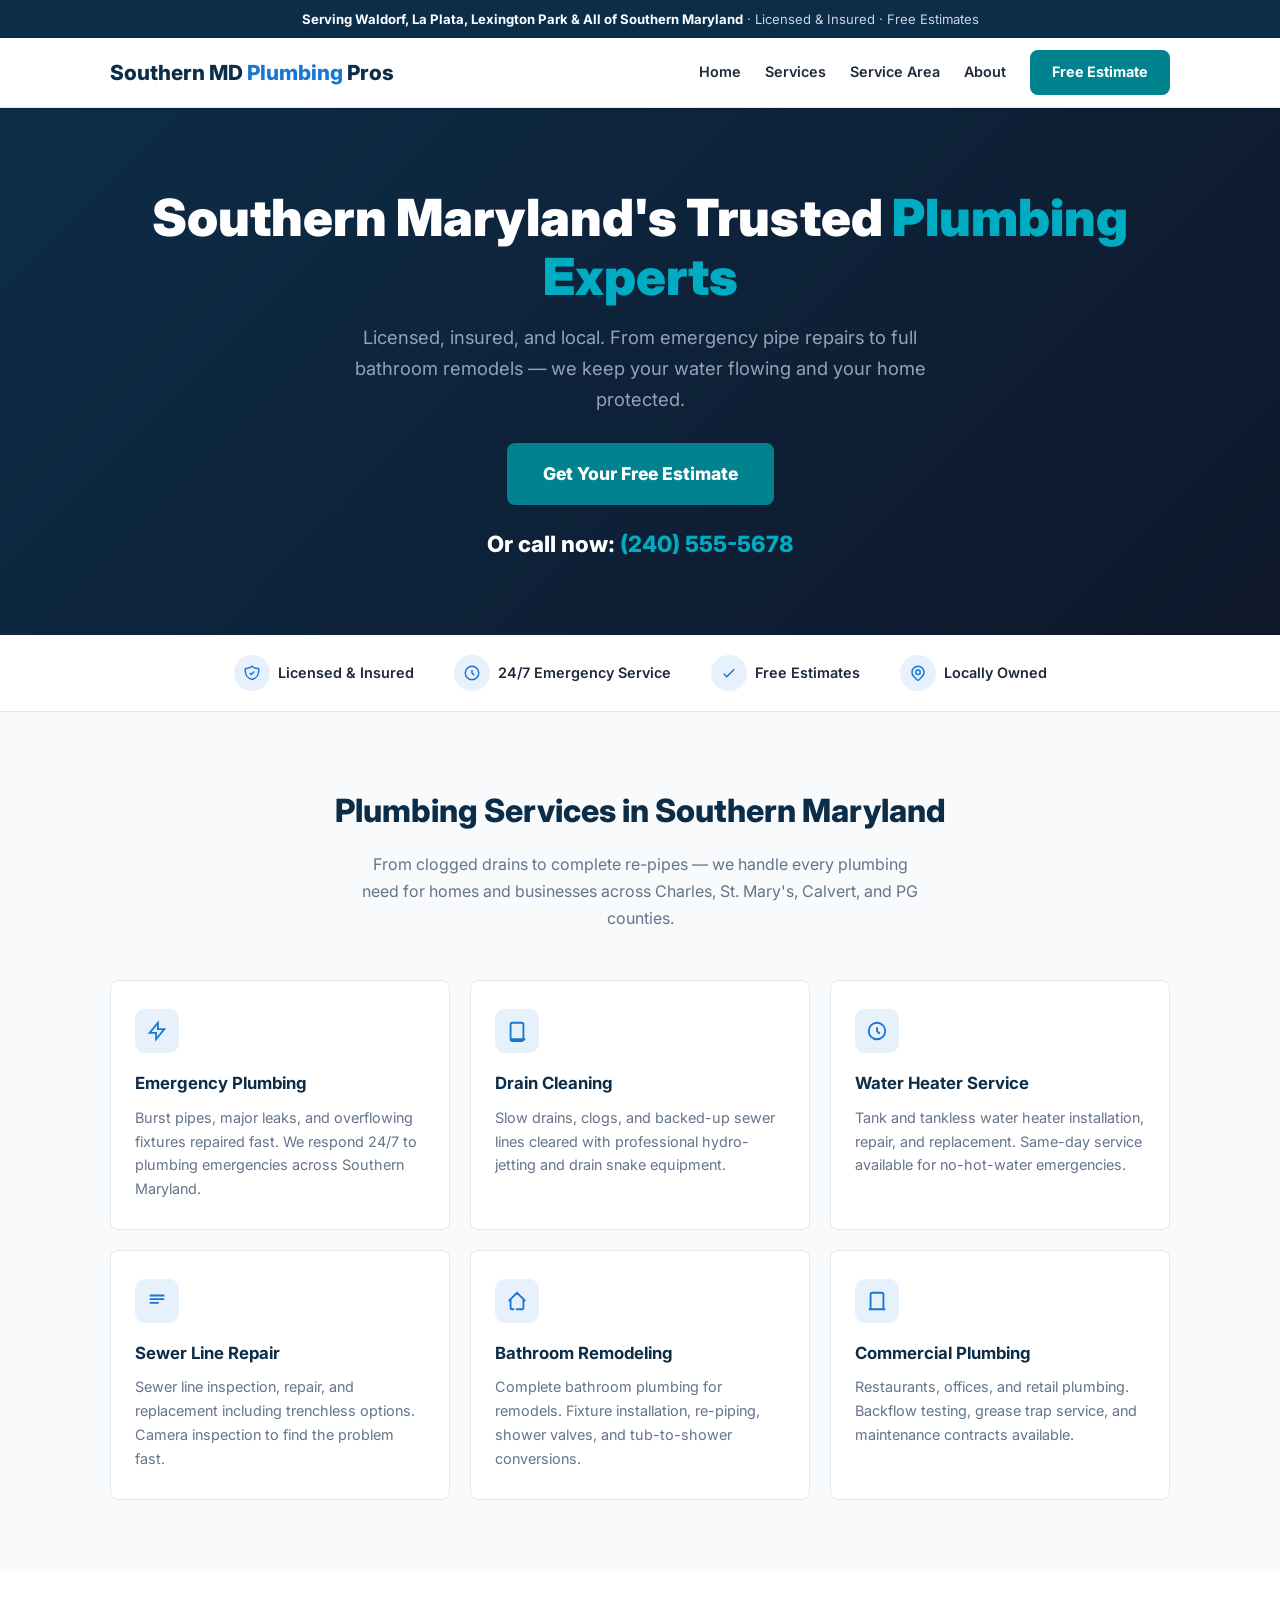
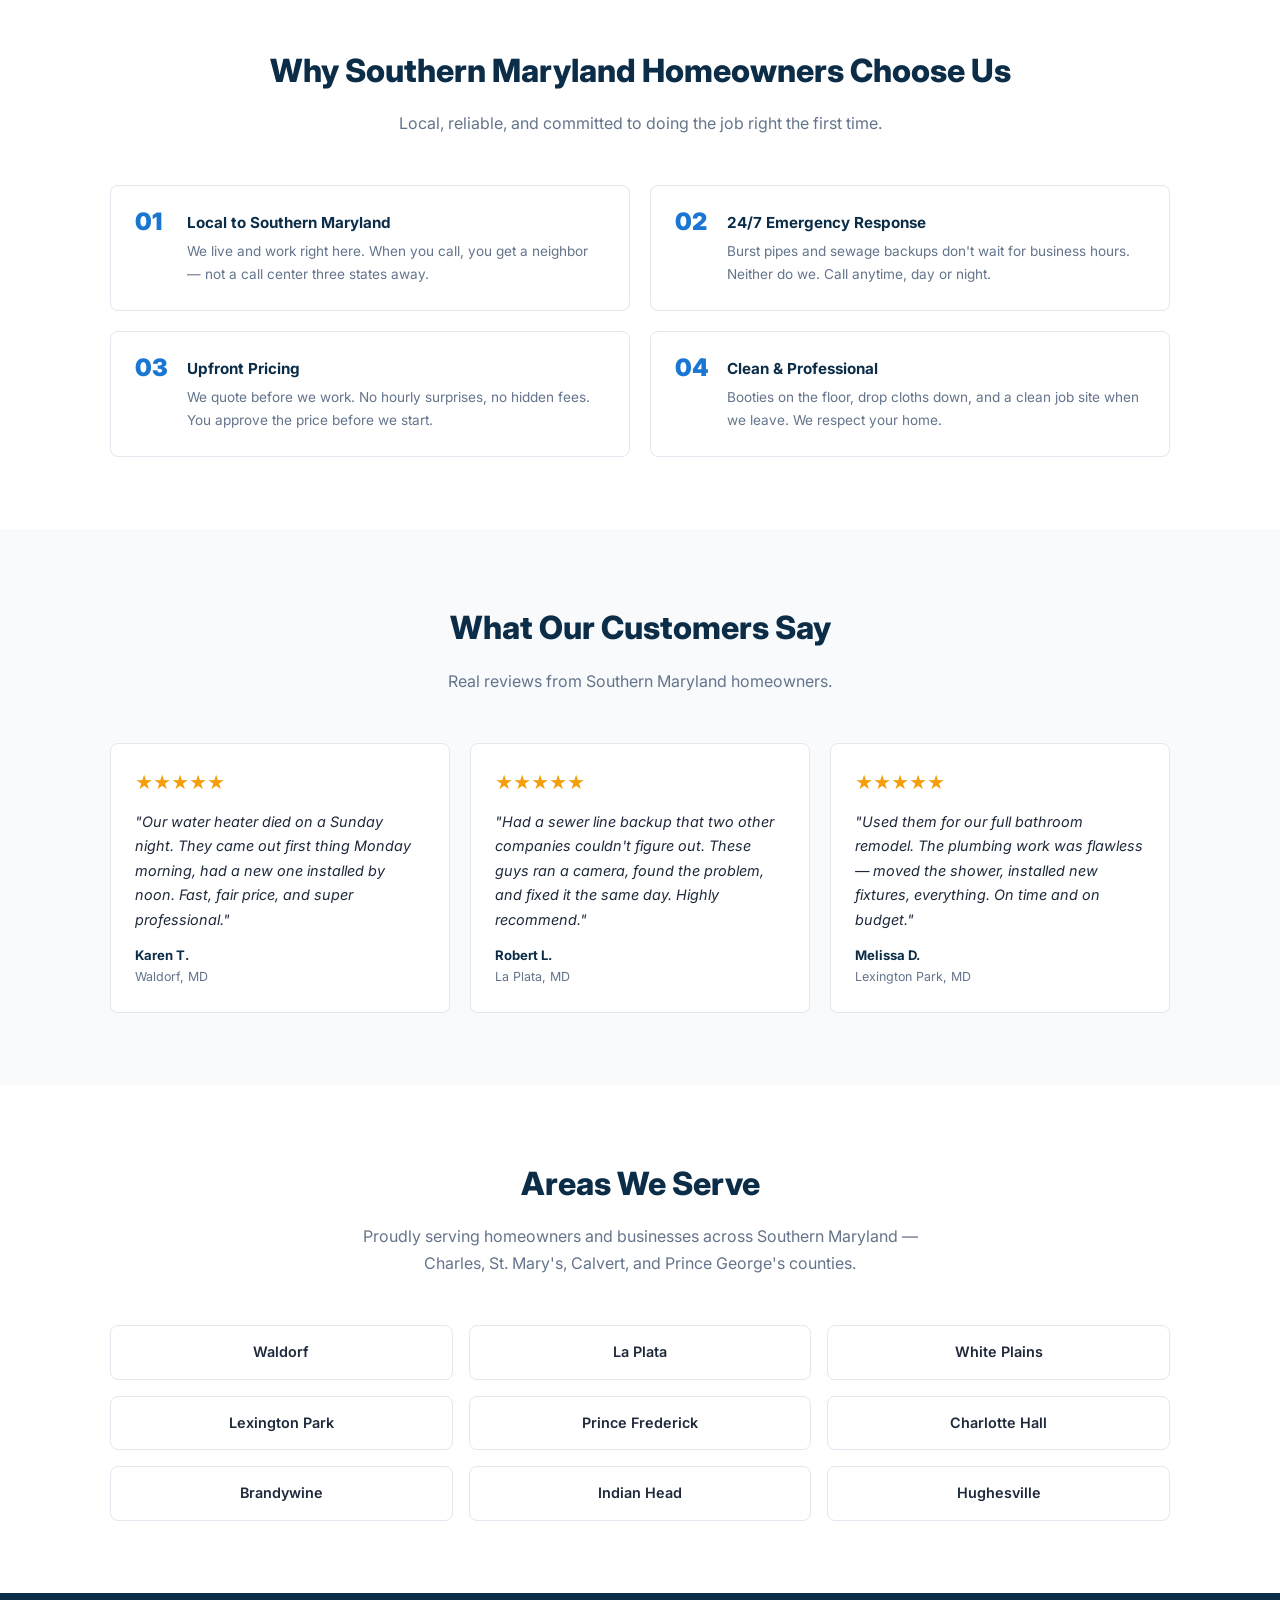
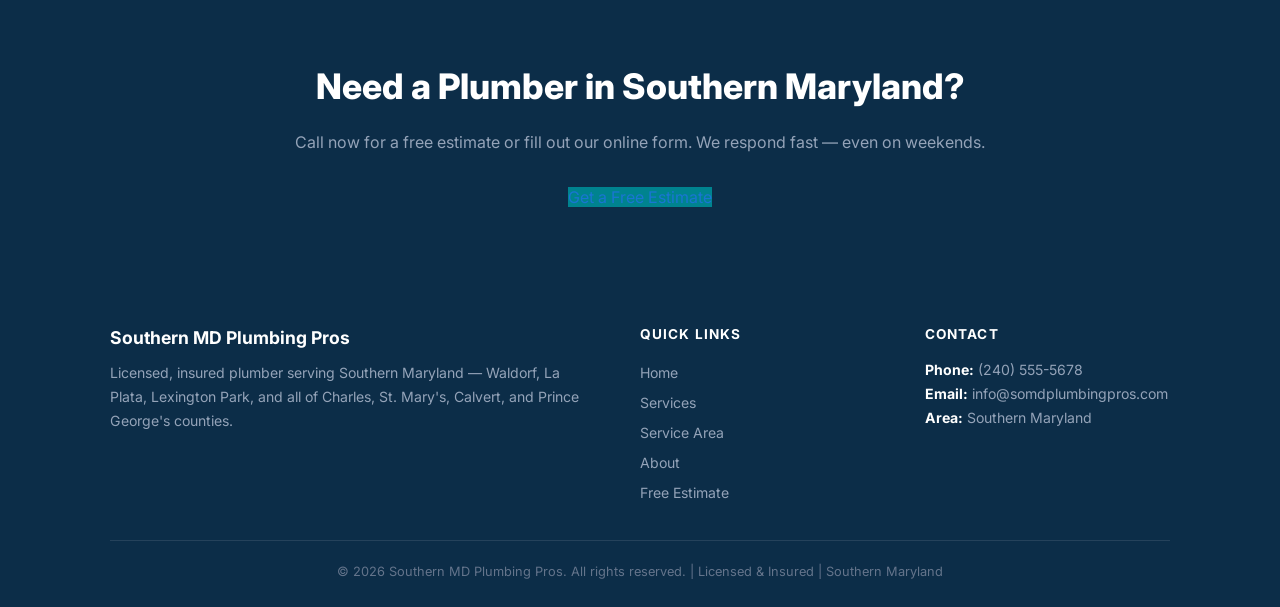
<file: index.html>
<!DOCTYPE html>
<html lang="en">
<head>
  <meta charset="UTF-8">
  <meta name="viewport" content="width=device-width, initial-scale=1.0">
  <title>Emergency Plumber Southern Maryland | Plumbing Repair & Service</title>
  <meta name="description" content="Licensed plumber in Southern Maryland. Emergency plumbing repair, drain cleaning, water heater installation, and sewer line service in Waldorf, Charles County & beyond. Call (240) 555-5678.">
  <meta name="keywords" content="emergency plumber Southern Maryland, plumber Waldorf MD, plumbing repair Charles County, drain cleaning Southern MD, water heater repair Waldorf">
  <link rel="preconnect" href="https://fonts.googleapis.com">
  <link rel="preconnect" href="https://fonts.gstatic.com" crossorigin>
  <link href="https://fonts.googleapis.com/css2?family=Inter:wght@400;500;600;700;800;900&display=swap" rel="stylesheet">
  <link rel="stylesheet" href="style.css">
</head>
<body>

  <!-- Top Bar -->
  <div class="topbar">
    <strong>Serving Waldorf, La Plata, Lexington Park &amp; All of Southern Maryland</strong> · Licensed &amp; Insured · Free Estimates
  </div>

  <!-- Header -->
  <header class="site-header">
    <div class="header-inner">
      <a href="index.html" class="site-logo">Southern MD <span>Plumbing</span> Pros</a>
      <nav class="site-nav">
        <a href="index.html">Home</a>
        <a href="services.html">Services</a>
        <a href="areas.html">Service Area</a>
        <a href="about.html">About</a>
        <a href="contact.html" class="btn-cta">Free Estimate</a>
      </nav>
      <button class="hamburger" onclick="document.getElementById('mob-menu').classList.toggle('open')" aria-label="Menu">
        <span></span><span></span><span></span>
      </button>
    </div>
    <nav class="mobile-menu" id="mob-menu">
      <a href="index.html">Home</a>
      <a href="services.html">Services</a>
      <a href="areas.html">Service Area</a>
      <a href="about.html">About</a>
      <a href="contact.html" class="btn-cta">Free Estimate</a>
    </nav>
  </header>

  <!-- Hero -->
  <section class="hero">
    <div class="container">
      <h1>Southern Maryland's Trusted <span class="highlight">Plumbing Experts</span></h1>
      <p>Licensed, insured, and local. From emergency pipe repairs to full bathroom remodels — we keep your water flowing and your home protected.</p>
      <a href="contact.html" class="btn-hero">Get Your Free Estimate</a>
      <div class="hero-phone">Or call now: <a href="tel:+12405555678">(240) 555-5678</a></div>
    </div>
  </section>

  <!-- Trust Bar -->
  <div class="trust-bar">
    <div class="trust-items">
      <div class="trust-item">
        <div class="trust-icon">
          <svg width="18" height="18" fill="none" viewBox="0 0 24 24" stroke="#1976D2" stroke-width="2"><path d="M9 12l2 2 4-4m5.618-4.016A11.955 11.955 0 0112 2.944a11.955 11.955 0 01-8.618 3.04A12.02 12.02 0 003 9c0 5.591 3.824 10.29 9 11.622 5.176-1.332 9-6.03 9-11.622 0-1.042-.133-2.052-.382-3.016z"/></svg>
        </div>
        Licensed &amp; Insured
      </div>
      <div class="trust-item">
        <div class="trust-icon">
          <svg width="18" height="18" fill="none" viewBox="0 0 24 24" stroke="#1976D2" stroke-width="2"><path d="M12 8v4l3 3m6-3a9 9 0 11-18 0 9 9 0 0118 0z"/></svg>
        </div>
        24/7 Emergency Service
      </div>
      <div class="trust-item">
        <div class="trust-icon">
          <svg width="18" height="18" fill="none" viewBox="0 0 24 24" stroke="#1976D2" stroke-width="2"><path d="M5 13l4 4L19 7"/></svg>
        </div>
        Free Estimates
      </div>
      <div class="trust-item">
        <div class="trust-icon">
          <svg width="18" height="18" fill="none" viewBox="0 0 24 24" stroke="#1976D2" stroke-width="2"><path d="M17.657 16.657L13.414 20.9a2 2 0 01-2.827 0l-4.244-4.243a8 8 0 1111.314 0z"/><path d="M15 11a3 3 0 11-6 0 3 3 0 016 0z"/></svg>
        </div>
        Locally Owned
      </div>
    </div>
  </div>

  <!-- Services Overview -->
  <section class="section">
    <div class="container">
      <h2 class="section-title">Plumbing Services in Southern Maryland</h2>
      <p class="section-sub">From clogged drains to complete re-pipes — we handle every plumbing need for homes and businesses across Charles, St. Mary's, Calvert, and PG counties.</p>
      <div class="services-grid">
        <div class="service-card">
          <div class="service-icon">
            <svg width="22" height="22" fill="none" viewBox="0 0 24 24" stroke="#1976D2" stroke-width="2"><path d="M13 10V3L4 14h7v7l9-11h-7z"/></svg>
          </div>
          <h3>Emergency Plumbing</h3>
          <p>Burst pipes, major leaks, and overflowing fixtures repaired fast. We respond 24/7 to plumbing emergencies across Southern Maryland.</p>
        </div>
        <div class="service-card">
          <div class="service-icon">
            <svg width="22" height="22" fill="none" viewBox="0 0 24 24" stroke="#1976D2" stroke-width="2"><path d="M19 21V5a2 2 0 00-2-2H7a2 2 0 00-2 2v16m14 0h2m-2 0H5m14 0a2 2 0 01-2 2H7a2 2 0 01-2-2m14 0V9"/></svg>
          </div>
          <h3>Drain Cleaning</h3>
          <p>Slow drains, clogs, and backed-up sewer lines cleared with professional hydro-jetting and drain snake equipment.</p>
        </div>
        <div class="service-card">
          <div class="service-icon">
            <svg width="22" height="22" fill="none" viewBox="0 0 24 24" stroke="#1976D2" stroke-width="2"><path d="M12 8v4l3 3m6-3a9 9 0 11-18 0 9 9 0 0118 0z"/></svg>
          </div>
          <h3>Water Heater Service</h3>
          <p>Tank and tankless water heater installation, repair, and replacement. Same-day service available for no-hot-water emergencies.</p>
        </div>
        <div class="service-card">
          <div class="service-icon">
            <svg width="22" height="22" fill="none" viewBox="0 0 24 24" stroke="#1976D2" stroke-width="2"><path d="M4 6h16M4 10h16M4 14h10"/></svg>
          </div>
          <h3>Sewer Line Repair</h3>
          <p>Sewer line inspection, repair, and replacement including trenchless options. Camera inspection to find the problem fast.</p>
        </div>
        <div class="service-card">
          <div class="service-icon">
            <svg width="22" height="22" fill="none" viewBox="0 0 24 24" stroke="#1976D2" stroke-width="2"><path d="M3 12l2-2m0 0l7-7 7 7M5 10v10a1 1 0 001 1h3m10-11l2 2m-2-2v10a1 1 0 01-1 1h-3m-4 0h4"/></svg>
          </div>
          <h3>Bathroom Remodeling</h3>
          <p>Complete bathroom plumbing for remodels. Fixture installation, re-piping, shower valves, and tub-to-shower conversions.</p>
        </div>
        <div class="service-card">
          <div class="service-icon">
            <svg width="22" height="22" fill="none" viewBox="0 0 24 24" stroke="#1976D2" stroke-width="2"><path d="M19 21V5a2 2 0 00-2-2H7a2 2 0 00-2 2v16m14 0h2m-2 0H5m-2 0h2"/></svg>
          </div>
          <h3>Commercial Plumbing</h3>
          <p>Restaurants, offices, and retail plumbing. Backflow testing, grease trap service, and maintenance contracts available.</p>
        </div>
      </div>
    </div>
  </section>

  <!-- Why Choose Us -->
  <section class="section" style="background: var(--white);">
    <div class="container">
      <h2 class="section-title">Why Southern Maryland Homeowners Choose Us</h2>
      <p class="section-sub">Local, reliable, and committed to doing the job right the first time.</p>
      <div class="why-grid">
        <div class="why-card">
          <div class="why-num">01</div>
          <div>
            <h3>Local to Southern Maryland</h3>
            <p>We live and work right here. When you call, you get a neighbor — not a call center three states away.</p>
          </div>
        </div>
        <div class="why-card">
          <div class="why-num">02</div>
          <div>
            <h3>24/7 Emergency Response</h3>
            <p>Burst pipes and sewage backups don't wait for business hours. Neither do we. Call anytime, day or night.</p>
          </div>
        </div>
        <div class="why-card">
          <div class="why-num">03</div>
          <div>
            <h3>Upfront Pricing</h3>
            <p>We quote before we work. No hourly surprises, no hidden fees. You approve the price before we start.</p>
          </div>
        </div>
        <div class="why-card">
          <div class="why-num">04</div>
          <div>
            <h3>Clean &amp; Professional</h3>
            <p>Booties on the floor, drop cloths down, and a clean job site when we leave. We respect your home.</p>
          </div>
        </div>
      </div>
    </div>
  </section>

  <!-- Testimonials -->
  <section class="section">
    <div class="container">
      <h2 class="section-title">What Our Customers Say</h2>
      <p class="section-sub">Real reviews from Southern Maryland homeowners.</p>
      <div class="testimonials-grid">
        <div class="testimonial-card">
          <div class="testimonial-stars">★★★★★</div>
          <p class="testimonial-text">"Our water heater died on a Sunday night. They came out first thing Monday morning, had a new one installed by noon. Fast, fair price, and super professional."</p>
          <div class="testimonial-name">Karen T.</div>
          <div class="testimonial-loc">Waldorf, MD</div>
        </div>
        <div class="testimonial-card">
          <div class="testimonial-stars">★★★★★</div>
          <p class="testimonial-text">"Had a sewer line backup that two other companies couldn't figure out. These guys ran a camera, found the problem, and fixed it the same day. Highly recommend."</p>
          <div class="testimonial-name">Robert L.</div>
          <div class="testimonial-loc">La Plata, MD</div>
        </div>
        <div class="testimonial-card">
          <div class="testimonial-stars">★★★★★</div>
          <p class="testimonial-text">"Used them for our full bathroom remodel. The plumbing work was flawless — moved the shower, installed new fixtures, everything. On time and on budget."</p>
          <div class="testimonial-name">Melissa D.</div>
          <div class="testimonial-loc">Lexington Park, MD</div>
        </div>
      </div>
    </div>
  </section>

  <!-- Service Areas -->
  <section class="section" style="background: var(--white);">
    <div class="container">
      <h2 class="section-title">Areas We Serve</h2>
      <p class="section-sub">Proudly serving homeowners and businesses across Southern Maryland — Charles, St. Mary's, Calvert, and Prince George's counties.</p>
      <div class="areas-grid">
        <div class="area-tag">Waldorf</div>
        <div class="area-tag">La Plata</div>
        <div class="area-tag">White Plains</div>
        <div class="area-tag">Lexington Park</div>
        <div class="area-tag">Prince Frederick</div>
        <div class="area-tag">Charlotte Hall</div>
        <div class="area-tag">Brandywine</div>
        <div class="area-tag">Indian Head</div>
        <div class="area-tag">Hughesville</div>
      </div>
    </div>
  </section>

  <!-- CTA -->
  <section class="cta-strip">
    <h2>Need a Plumber in Southern Maryland?</h2>
    <p>Call now for a free estimate or fill out our online form. We respond fast — even on weekends.</p>
    <a href="contact.html" class="btn-hero">Get a Free Estimate</a>
  </section>

  <!-- Footer -->
  <footer class="site-footer">
    <div class="container">
      <div class="footer-grid">
        <div class="footer-brand">
          <strong style="color:#fff; font-size:1.1rem;">Southern MD Plumbing Pros</strong>
          <p>Licensed, insured plumber serving Southern Maryland — Waldorf, La Plata, Lexington Park, and all of Charles, St. Mary's, Calvert, and Prince George's counties.</p>
        </div>
        <div class="footer-links">
          <h4>Quick Links</h4>
          <a href="index.html">Home</a>
          <a href="services.html">Services</a>
          <a href="areas.html">Service Area</a>
          <a href="about.html">About</a>
          <a href="contact.html">Free Estimate</a>
        </div>
        <div class="footer-contact">
          <h4>Contact</h4>
          <p><strong style="color:#fff;">Phone:</strong> (240) 555-5678</p>
          <p><strong style="color:#fff;">Email:</strong> info@somdplumbingpros.com</p>
          <p><strong style="color:#fff;">Area:</strong> Southern Maryland</p>
        </div>
      </div>
      <div class="footer-bottom">
        &copy; 2026 Southern MD Plumbing Pros. All rights reserved. | Licensed &amp; Insured | Southern Maryland
      </div>
    </div>
  </footer>

</body>
</html>
</file>
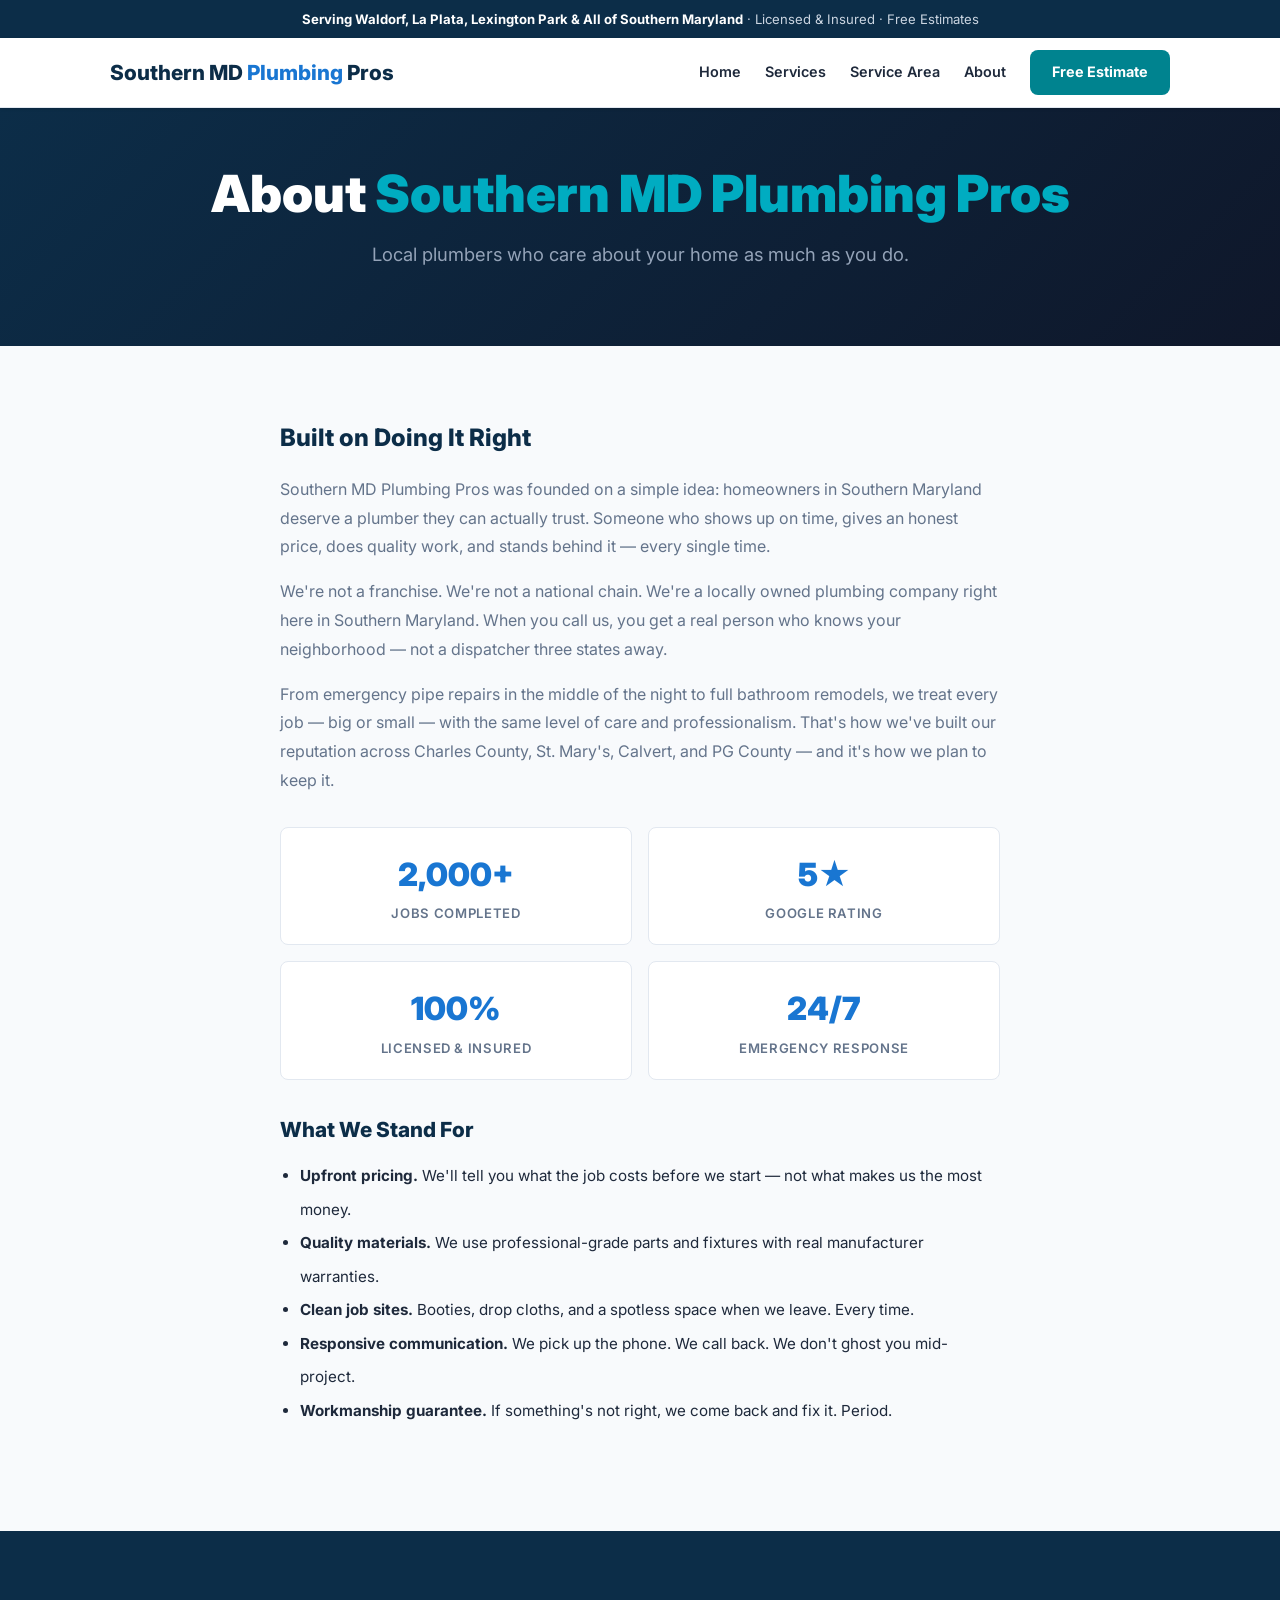
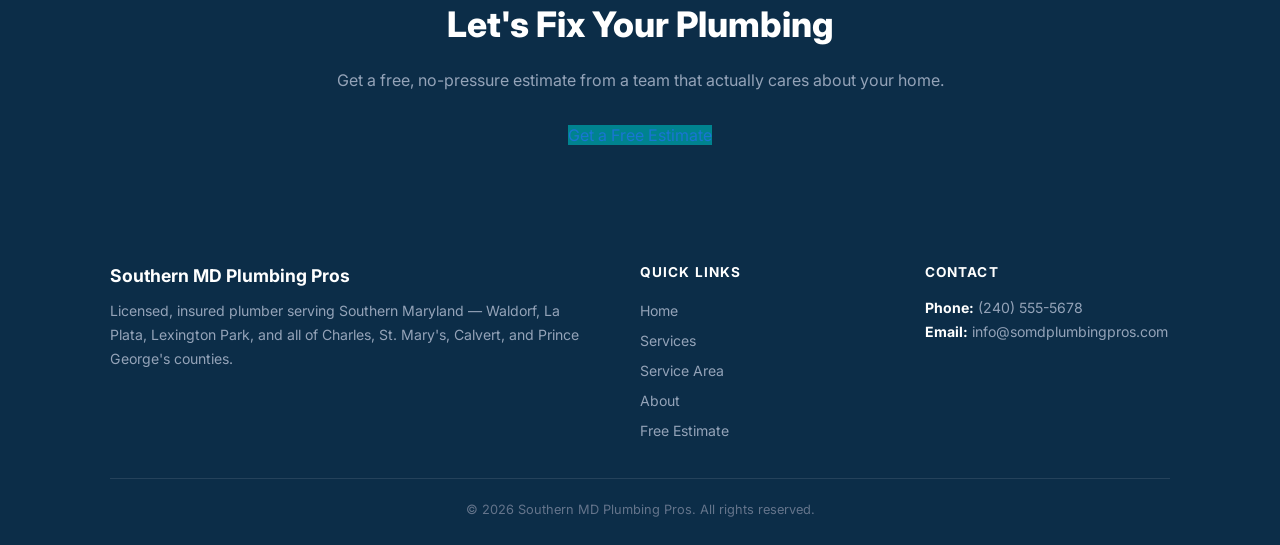
<file: about.html>
<!DOCTYPE html>
<html lang="en">
<head>
  <meta charset="UTF-8">
  <meta name="viewport" content="width=device-width, initial-scale=1.0">
  <title>About Us | Southern MD Plumbing Pros — Local Plumber Southern Maryland</title>
  <meta name="description" content="Locally owned plumbing contractor in Southern Maryland. Licensed, insured, and dedicated to quality plumbing service for Charles County, St. Mary's, Calvert, and PG County homeowners.">
  <link rel="preconnect" href="https://fonts.googleapis.com">
  <link rel="preconnect" href="https://fonts.gstatic.com" crossorigin>
  <link href="https://fonts.googleapis.com/css2?family=Inter:wght@400;500;600;700;800;900&display=swap" rel="stylesheet">
  <link rel="stylesheet" href="style.css">
</head>
<body>
  <div class="topbar"><strong>Serving Waldorf, La Plata, Lexington Park &amp; All of Southern Maryland</strong> · Licensed &amp; Insured · Free Estimates</div>
  <header class="site-header">
    <div class="header-inner">
      <a href="index.html" class="site-logo">Southern MD <span>Plumbing</span> Pros</a>
      <nav class="site-nav">
        <a href="index.html">Home</a><a href="services.html">Services</a><a href="areas.html">Service Area</a><a href="about.html">About</a><a href="contact.html" class="btn-cta">Free Estimate</a>
      </nav>
      <button class="hamburger" onclick="document.getElementById('mob-menu').classList.toggle('open')" aria-label="Menu"><span></span><span></span><span></span></button>
    </div>
    <nav class="mobile-menu" id="mob-menu">
      <a href="index.html">Home</a><a href="services.html">Services</a><a href="areas.html">Service Area</a><a href="about.html">About</a><a href="contact.html" class="btn-cta">Free Estimate</a>
    </nav>
  </header>

  <section class="hero" style="padding: 56px 0 48px;">
    <div class="container">
      <h1>About <span class="highlight">Southern MD Plumbing Pros</span></h1>
      <p>Local plumbers who care about your home as much as you do.</p>
    </div>
  </section>

  <section class="section">
    <div class="container">
      <div style="max-width:720px; margin:0 auto;">
        <h2 style="font-size:1.5rem; font-weight:800; color:var(--navy); margin-bottom:16px;">Built on Doing It Right</h2>
        <p style="color:var(--text-light); margin-bottom:16px; line-height:1.8;">Southern MD Plumbing Pros was founded on a simple idea: homeowners in Southern Maryland deserve a plumber they can actually trust. Someone who shows up on time, gives an honest price, does quality work, and stands behind it — every single time.</p>
        <p style="color:var(--text-light); margin-bottom:16px; line-height:1.8;">We're not a franchise. We're not a national chain. We're a locally owned plumbing company right here in Southern Maryland. When you call us, you get a real person who knows your neighborhood — not a dispatcher three states away.</p>
        <p style="color:var(--text-light); margin-bottom:32px; line-height:1.8;">From emergency pipe repairs in the middle of the night to full bathroom remodels, we treat every job — big or small — with the same level of care and professionalism. That's how we've built our reputation across Charles County, St. Mary's, Calvert, and PG County — and it's how we plan to keep it.</p>

        <div style="display:grid; grid-template-columns:1fr 1fr; gap:16px; margin-bottom:32px;">
          <div style="background:var(--white); border:1px solid var(--border); border-radius:var(--radius); padding:20px; text-align:center;">
            <div style="font-size:2rem; font-weight:900; color:var(--blue);">2,000+</div>
            <div style="font-size:0.82rem; color:var(--text-light); font-weight:600; text-transform:uppercase; letter-spacing:0.05em;">Jobs Completed</div>
          </div>
          <div style="background:var(--white); border:1px solid var(--border); border-radius:var(--radius); padding:20px; text-align:center;">
            <div style="font-size:2rem; font-weight:900; color:var(--blue);">5★</div>
            <div style="font-size:0.82rem; color:var(--text-light); font-weight:600; text-transform:uppercase; letter-spacing:0.05em;">Google Rating</div>
          </div>
          <div style="background:var(--white); border:1px solid var(--border); border-radius:var(--radius); padding:20px; text-align:center;">
            <div style="font-size:2rem; font-weight:900; color:var(--blue);">100%</div>
            <div style="font-size:0.82rem; color:var(--text-light); font-weight:600; text-transform:uppercase; letter-spacing:0.05em;">Licensed &amp; Insured</div>
          </div>
          <div style="background:var(--white); border:1px solid var(--border); border-radius:var(--radius); padding:20px; text-align:center;">
            <div style="font-size:2rem; font-weight:900; color:var(--blue);">24/7</div>
            <div style="font-size:0.82rem; color:var(--text-light); font-weight:600; text-transform:uppercase; letter-spacing:0.05em;">Emergency Response</div>
          </div>
        </div>

        <h2 style="font-size:1.3rem; font-weight:800; color:var(--navy); margin-bottom:12px;">What We Stand For</h2>
        <ul style="color:var(--text); font-size:0.95rem; line-height:2.2; padding-left:20px; margin-bottom:32px;">
          <li><strong>Upfront pricing.</strong> We'll tell you what the job costs before we start — not what makes us the most money.</li>
          <li><strong>Quality materials.</strong> We use professional-grade parts and fixtures with real manufacturer warranties.</li>
          <li><strong>Clean job sites.</strong> Booties, drop cloths, and a spotless space when we leave. Every time.</li>
          <li><strong>Responsive communication.</strong> We pick up the phone. We call back. We don't ghost you mid-project.</li>
          <li><strong>Workmanship guarantee.</strong> If something's not right, we come back and fix it. Period.</li>
        </ul>
      </div>
    </div>
  </section>

  <section class="cta-strip">
    <h2>Let's Fix Your Plumbing</h2>
    <p>Get a free, no-pressure estimate from a team that actually cares about your home.</p>
    <a href="contact.html" class="btn-hero">Get a Free Estimate</a>
  </section>

  <footer class="site-footer">
    <div class="container">
      <div class="footer-grid">
        <div class="footer-brand">
          <strong style="color:#fff; font-size:1.1rem;">Southern MD Plumbing Pros</strong>
          <p>Licensed, insured plumber serving Southern Maryland — Waldorf, La Plata, Lexington Park, and all of Charles, St. Mary's, Calvert, and Prince George's counties.</p>
        </div>
        <div class="footer-links">
          <h4>Quick Links</h4>
          <a href="index.html">Home</a><a href="services.html">Services</a><a href="areas.html">Service Area</a><a href="about.html">About</a><a href="contact.html">Free Estimate</a>
        </div>
        <div class="footer-contact">
          <h4>Contact</h4>
          <p><strong style="color:#fff;">Phone:</strong> (240) 555-5678</p>
          <p><strong style="color:#fff;">Email:</strong> info@somdplumbingpros.com</p>
        </div>
      </div>
      <div class="footer-bottom">&copy; 2026 Southern MD Plumbing Pros. All rights reserved.</div>
    </div>
  </footer>
</body>
</html>
</file>
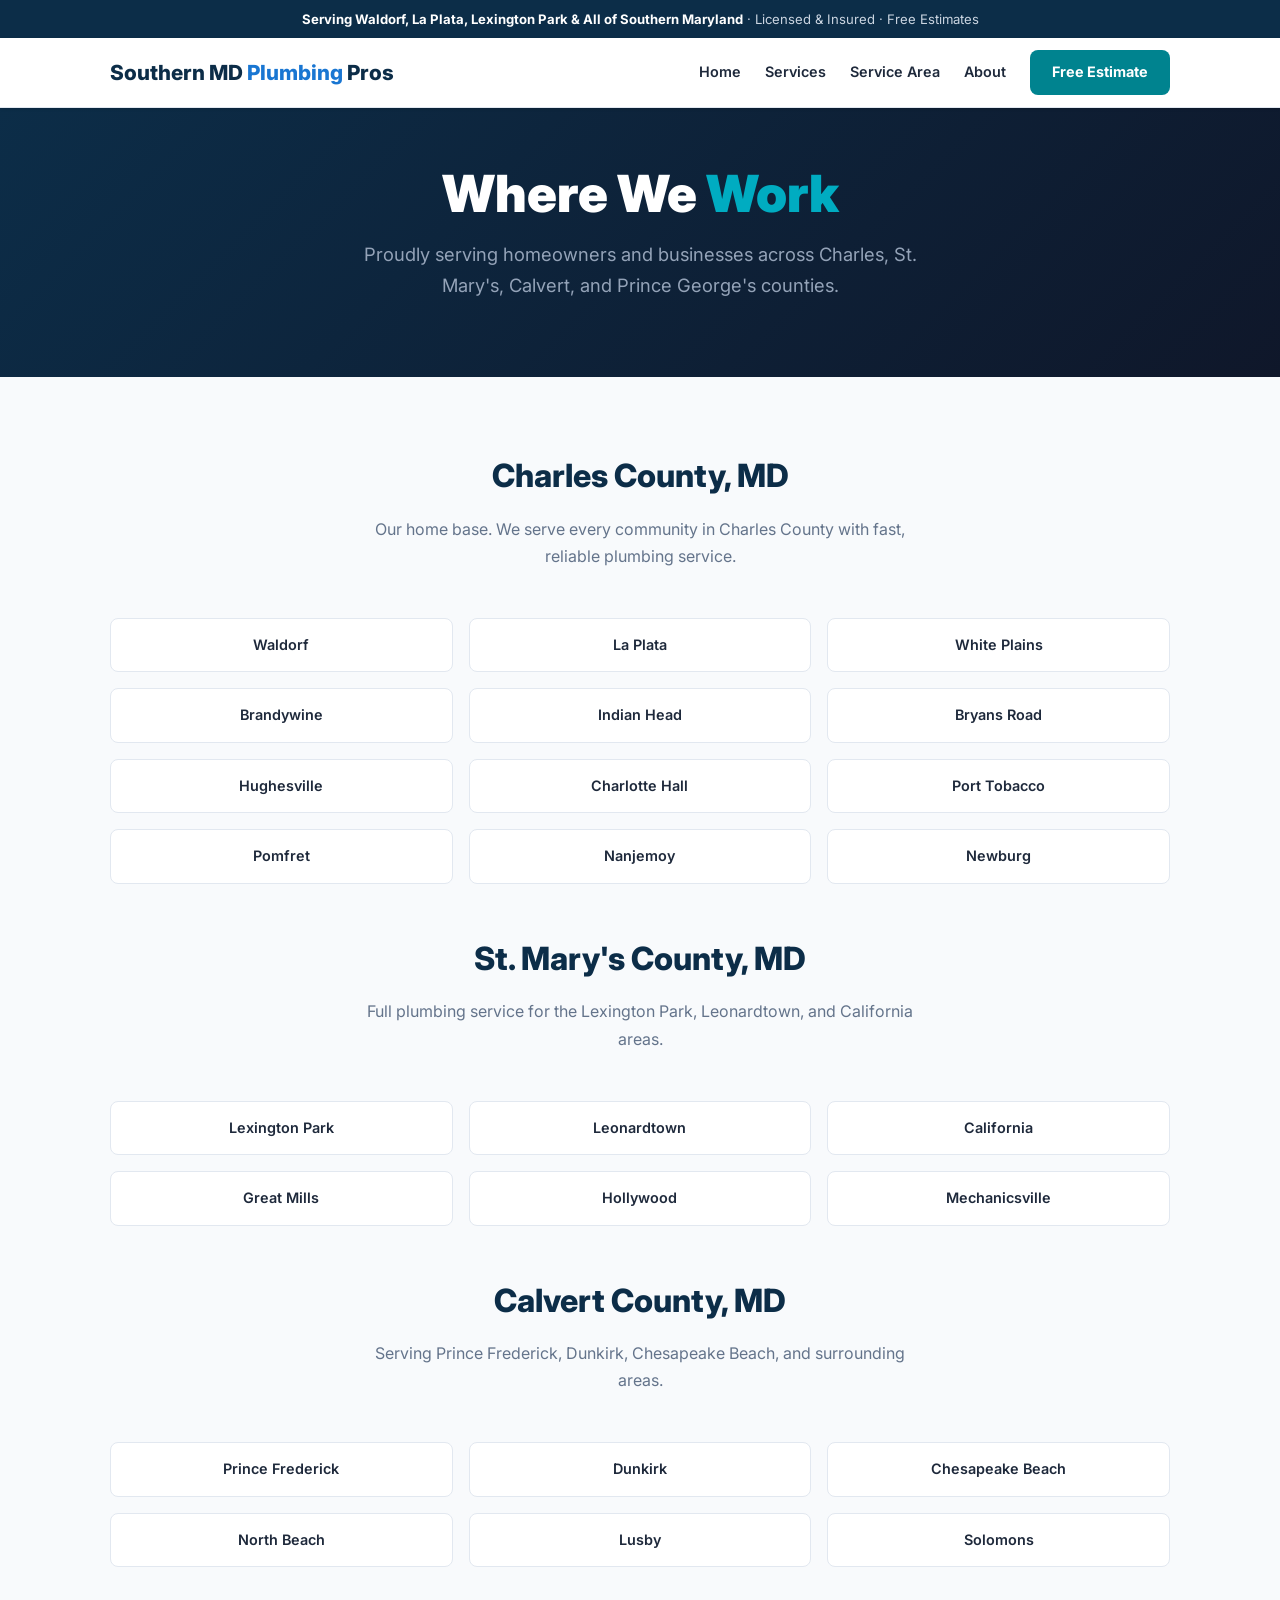
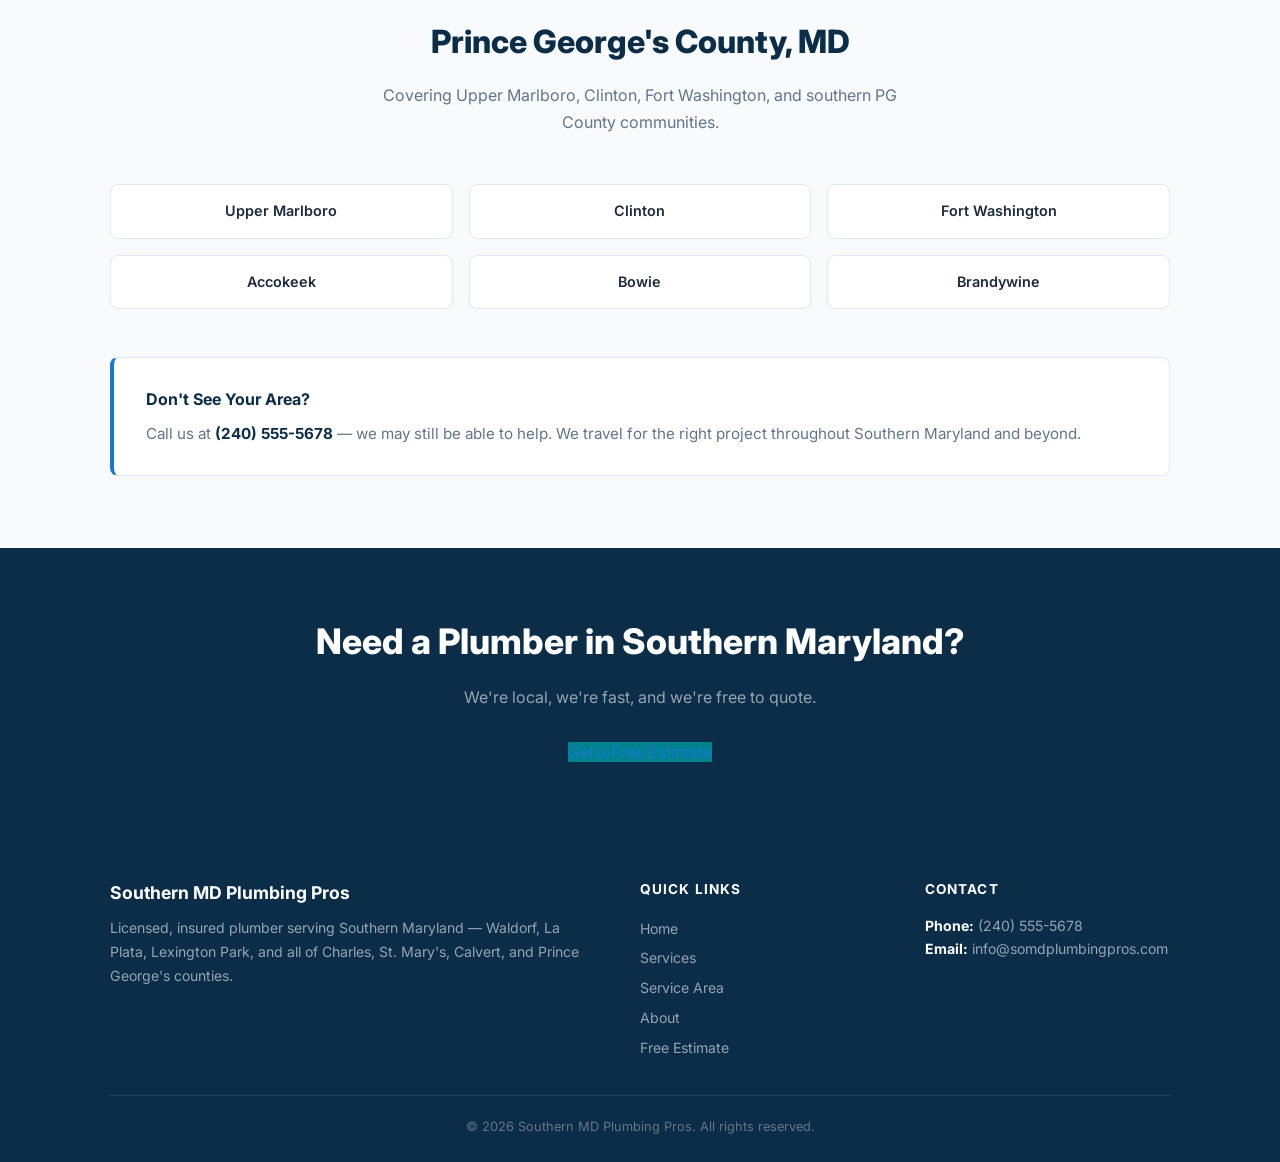
<file: areas.html>
<!DOCTYPE html>
<html lang="en">
<head>
  <meta charset="UTF-8">
  <meta name="viewport" content="width=device-width, initial-scale=1.0">
  <title>Plumber Service Area | Waldorf, Charles County, Southern Maryland</title>
  <meta name="description" content="Plumbing contractor serving Waldorf, La Plata, Lexington Park, Prince Frederick, and all of Southern Maryland. Charles, St. Mary's, Calvert, and Prince George's counties. Licensed, free estimates.">
  <link rel="preconnect" href="https://fonts.googleapis.com">
  <link rel="preconnect" href="https://fonts.gstatic.com" crossorigin>
  <link href="https://fonts.googleapis.com/css2?family=Inter:wght@400;500;600;700;800;900&display=swap" rel="stylesheet">
  <link rel="stylesheet" href="style.css">
</head>
<body>
  <div class="topbar"><strong>Serving Waldorf, La Plata, Lexington Park &amp; All of Southern Maryland</strong> · Licensed &amp; Insured · Free Estimates</div>
  <header class="site-header">
    <div class="header-inner">
      <a href="index.html" class="site-logo">Southern MD <span>Plumbing</span> Pros</a>
      <nav class="site-nav">
        <a href="index.html">Home</a><a href="services.html">Services</a><a href="areas.html">Service Area</a><a href="about.html">About</a><a href="contact.html" class="btn-cta">Free Estimate</a>
      </nav>
      <button class="hamburger" onclick="document.getElementById('mob-menu').classList.toggle('open')" aria-label="Menu"><span></span><span></span><span></span></button>
    </div>
    <nav class="mobile-menu" id="mob-menu">
      <a href="index.html">Home</a><a href="services.html">Services</a><a href="areas.html">Service Area</a><a href="about.html">About</a><a href="contact.html" class="btn-cta">Free Estimate</a>
    </nav>
  </header>

  <section class="hero" style="padding: 56px 0 48px;">
    <div class="container">
      <h1>Where We <span class="highlight">Work</span></h1>
      <p>Proudly serving homeowners and businesses across Charles, St. Mary's, Calvert, and Prince George's counties.</p>
    </div>
  </section>

  <section class="section">
    <div class="container">
      <h2 class="section-title">Charles County, MD</h2>
      <p class="section-sub">Our home base. We serve every community in Charles County with fast, reliable plumbing service.</p>
      <div class="areas-grid" style="margin-bottom:48px;">
        <div class="area-tag">Waldorf</div>
        <div class="area-tag">La Plata</div>
        <div class="area-tag">White Plains</div>
        <div class="area-tag">Brandywine</div>
        <div class="area-tag">Indian Head</div>
        <div class="area-tag">Bryans Road</div>
        <div class="area-tag">Hughesville</div>
        <div class="area-tag">Charlotte Hall</div>
        <div class="area-tag">Port Tobacco</div>
        <div class="area-tag">Pomfret</div>
        <div class="area-tag">Nanjemoy</div>
        <div class="area-tag">Newburg</div>
      </div>

      <h2 class="section-title">St. Mary's County, MD</h2>
      <p class="section-sub">Full plumbing service for the Lexington Park, Leonardtown, and California areas.</p>
      <div class="areas-grid" style="margin-bottom:48px;">
        <div class="area-tag">Lexington Park</div>
        <div class="area-tag">Leonardtown</div>
        <div class="area-tag">California</div>
        <div class="area-tag">Great Mills</div>
        <div class="area-tag">Hollywood</div>
        <div class="area-tag">Mechanicsville</div>
      </div>

      <h2 class="section-title">Calvert County, MD</h2>
      <p class="section-sub">Serving Prince Frederick, Dunkirk, Chesapeake Beach, and surrounding areas.</p>
      <div class="areas-grid" style="margin-bottom:48px;">
        <div class="area-tag">Prince Frederick</div>
        <div class="area-tag">Dunkirk</div>
        <div class="area-tag">Chesapeake Beach</div>
        <div class="area-tag">North Beach</div>
        <div class="area-tag">Lusby</div>
        <div class="area-tag">Solomons</div>
      </div>

      <h2 class="section-title">Prince George's County, MD</h2>
      <p class="section-sub">Covering Upper Marlboro, Clinton, Fort Washington, and southern PG County communities.</p>
      <div class="areas-grid">
        <div class="area-tag">Upper Marlboro</div>
        <div class="area-tag">Clinton</div>
        <div class="area-tag">Fort Washington</div>
        <div class="area-tag">Accokeek</div>
        <div class="area-tag">Bowie</div>
        <div class="area-tag">Brandywine</div>
      </div>

      <div style="margin-top:48px; background:var(--white); border:1px solid var(--border); border-radius:var(--radius); padding:28px 32px; border-left:4px solid var(--blue);">
        <h3 style="font-size:1rem; font-weight:700; color:var(--navy); margin-bottom:8px;">Don't See Your Area?</h3>
        <p style="color:var(--text-light); font-size:0.95rem;">Call us at <strong style="color:var(--navy);">(240) 555-5678</strong> — we may still be able to help. We travel for the right project throughout Southern Maryland and beyond.</p>
      </div>
    </div>
  </section>

  <section class="cta-strip">
    <h2>Need a Plumber in Southern Maryland?</h2>
    <p>We're local, we're fast, and we're free to quote.</p>
    <a href="contact.html" class="btn-hero">Get a Free Estimate</a>
  </section>

  <footer class="site-footer">
    <div class="container">
      <div class="footer-grid">
        <div class="footer-brand">
          <strong style="color:#fff; font-size:1.1rem;">Southern MD Plumbing Pros</strong>
          <p>Licensed, insured plumber serving Southern Maryland — Waldorf, La Plata, Lexington Park, and all of Charles, St. Mary's, Calvert, and Prince George's counties.</p>
        </div>
        <div class="footer-links">
          <h4>Quick Links</h4>
          <a href="index.html">Home</a><a href="services.html">Services</a><a href="areas.html">Service Area</a><a href="about.html">About</a><a href="contact.html">Free Estimate</a>
        </div>
        <div class="footer-contact">
          <h4>Contact</h4>
          <p><strong style="color:#fff;">Phone:</strong> (240) 555-5678</p>
          <p><strong style="color:#fff;">Email:</strong> info@somdplumbingpros.com</p>
        </div>
      </div>
      <div class="footer-bottom">&copy; 2026 Southern MD Plumbing Pros. All rights reserved.</div>
    </div>
  </footer>
</body>
</html>
</file>
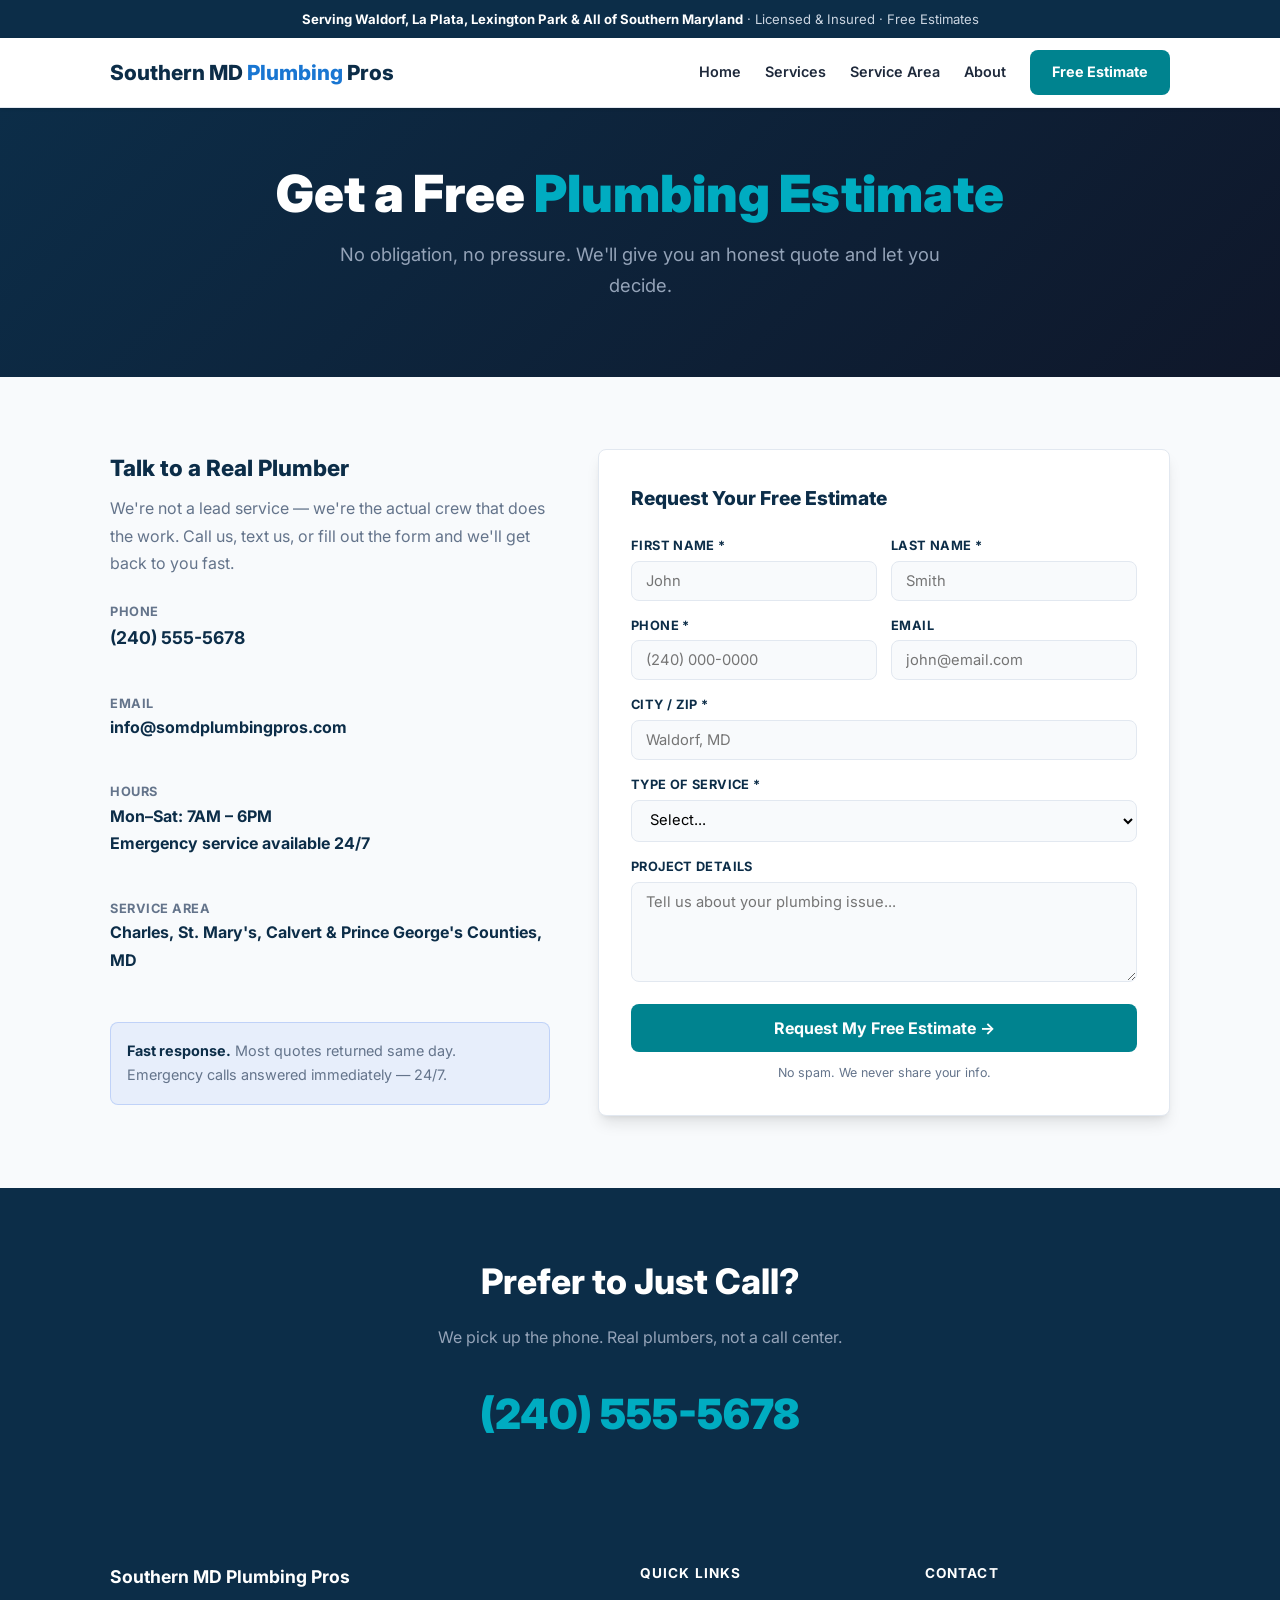
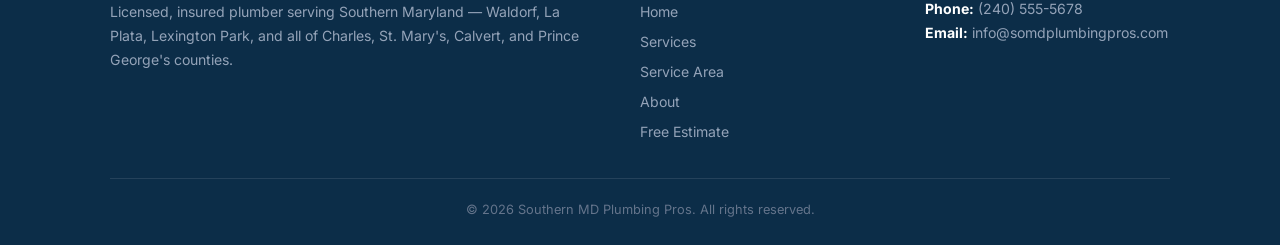
<file: contact.html>
<!DOCTYPE html>
<html lang="en">
<head>
  <meta charset="UTF-8">
  <meta name="viewport" content="width=device-width, initial-scale=1.0">
  <title>Free Plumbing Estimate | Emergency Plumber Southern Maryland</title>
  <meta name="description" content="Get a free plumbing estimate in Southern Maryland. Call (240) 555-5678 or fill out our form. Same-day response. 24/7 emergency plumber in Waldorf, Charles County, and beyond.">
  <link rel="preconnect" href="https://fonts.googleapis.com">
  <link rel="preconnect" href="https://fonts.gstatic.com" crossorigin>
  <link href="https://fonts.googleapis.com/css2?family=Inter:wght@400;500;600;700;800;900&display=swap" rel="stylesheet">
  <link rel="stylesheet" href="style.css">
</head>
<body>
  <div class="topbar"><strong>Serving Waldorf, La Plata, Lexington Park &amp; All of Southern Maryland</strong> · Licensed &amp; Insured · Free Estimates</div>
  <header class="site-header">
    <div class="header-inner">
      <a href="index.html" class="site-logo">Southern MD <span>Plumbing</span> Pros</a>
      <nav class="site-nav">
        <a href="index.html">Home</a><a href="services.html">Services</a><a href="areas.html">Service Area</a><a href="about.html">About</a><a href="contact.html" class="btn-cta">Free Estimate</a>
      </nav>
      <button class="hamburger" onclick="document.getElementById('mob-menu').classList.toggle('open')" aria-label="Menu"><span></span><span></span><span></span></button>
    </div>
    <nav class="mobile-menu" id="mob-menu">
      <a href="index.html">Home</a><a href="services.html">Services</a><a href="areas.html">Service Area</a><a href="about.html">About</a><a href="contact.html" class="btn-cta">Free Estimate</a>
    </nav>
  </header>

  <section class="hero" style="padding: 56px 0 48px;">
    <div class="container">
      <h1>Get a Free <span class="highlight">Plumbing Estimate</span></h1>
      <p>No obligation, no pressure. We'll give you an honest quote and let you decide.</p>
    </div>
  </section>

  <section class="section">
    <div class="container">
      <div class="contact-grid">

        <div class="contact-info">
          <h2>Talk to a Real Plumber</h2>
          <p>We're not a lead service — we're the actual crew that does the work. Call us, text us, or fill out the form and we'll get back to you fast.</p>

          <div class="info-row">
            <div>
              <strong>Phone</strong>
              <p><a href="tel:+12405555678" style="color:var(--navy); font-size:1.1rem;">(240) 555-5678</a></p>
            </div>
          </div>

          <div class="info-row">
            <div>
              <strong>Email</strong>
              <p>info@somdplumbingpros.com</p>
            </div>
          </div>

          <div class="info-row">
            <div>
              <strong>Hours</strong>
              <p>Mon–Sat: 7AM – 6PM<br>Emergency service available 24/7</p>
            </div>
          </div>

          <div class="info-row">
            <div>
              <strong>Service Area</strong>
              <p>Charles, St. Mary's, Calvert &amp; Prince George's Counties, MD</p>
            </div>
          </div>

          <div style="margin-top:24px; background:rgba(37,99,235,0.08); border:1.5px solid rgba(37,99,235,0.2); border-radius:var(--radius); padding:16px; font-size:0.9rem;">
            <strong style="color:var(--navy);">Fast response.</strong> <span style="color:var(--text-light);">Most quotes returned same day. Emergency calls answered immediately — 24/7.</span>
          </div>
        </div>

        <div class="contact-form">
          <h2>Request Your Free Estimate</h2>
          <form action="#" method="POST" onsubmit="event.preventDefault(); this.innerHTML='<div style=text-align:center;padding:40px><h2 style=color:#16a34a;margin-bottom:8px>✓ Request Received!</h2><p style=color:#64748b>We will call you back within a few hours.</p></div>'; return false;">
            <div class="form-row">
              <div class="form-group">
                <label>First Name *</label>
                <input type="text" placeholder="John" required>
              </div>
              <div class="form-group">
                <label>Last Name *</label>
                <input type="text" placeholder="Smith" required>
              </div>
            </div>
            <div class="form-row">
              <div class="form-group">
                <label>Phone *</label>
                <input type="tel" placeholder="(240) 000-0000" required>
              </div>
              <div class="form-group">
                <label>Email</label>
                <input type="email" placeholder="john@email.com">
              </div>
            </div>
            <div class="form-group">
              <label>City / Zip *</label>
              <input type="text" placeholder="Waldorf, MD" required>
            </div>
            <div class="form-group">
              <label>Type of Service *</label>
              <select required>
                <option value="" disabled selected>Select...</option>
                <option>Emergency Plumbing</option>
                <option>Drain Cleaning</option>
                <option>Water Heater</option>
                <option>Sewer Line</option>
                <option>Bathroom Remodel</option>
                <option>Commercial Plumbing</option>
                <option>Other</option>
              </select>
            </div>
            <div class="form-group">
              <label>Project Details</label>
              <textarea placeholder="Tell us about your plumbing issue..."></textarea>
            </div>
            <button type="submit" class="form-submit">Request My Free Estimate →</button>
            <p style="text-align:center; font-size:0.78rem; color:var(--text-light); margin-top:10px;">No spam. We never share your info.</p>
          </form>
        </div>

      </div>
    </div>
  </section>

  <section class="cta-strip">
    <h2>Prefer to Just Call?</h2>
    <p>We pick up the phone. Real plumbers, not a call center.</p>
    <div style="margin-top:16px;">
      <a href="tel:+12405555678" style="font-size:clamp(1.8rem,5vw,2.6rem); font-weight:900; color:var(--orange-light); text-decoration:none;">(240) 555-5678</a>
    </div>
  </section>

  <footer class="site-footer">
    <div class="container">
      <div class="footer-grid">
        <div class="footer-brand">
          <strong style="color:#fff; font-size:1.1rem;">Southern MD Plumbing Pros</strong>
          <p>Licensed, insured plumber serving Southern Maryland — Waldorf, La Plata, Lexington Park, and all of Charles, St. Mary's, Calvert, and Prince George's counties.</p>
        </div>
        <div class="footer-links">
          <h4>Quick Links</h4>
          <a href="index.html">Home</a><a href="services.html">Services</a><a href="areas.html">Service Area</a><a href="about.html">About</a><a href="contact.html">Free Estimate</a>
        </div>
        <div class="footer-contact">
          <h4>Contact</h4>
          <p><strong style="color:#fff;">Phone:</strong> (240) 555-5678</p>
          <p><strong style="color:#fff;">Email:</strong> info@somdplumbingpros.com</p>
        </div>
      </div>
      <div class="footer-bottom">&copy; 2026 Southern MD Plumbing Pros. All rights reserved.</div>
    </div>
  </footer>
</body>
</html>
</file>
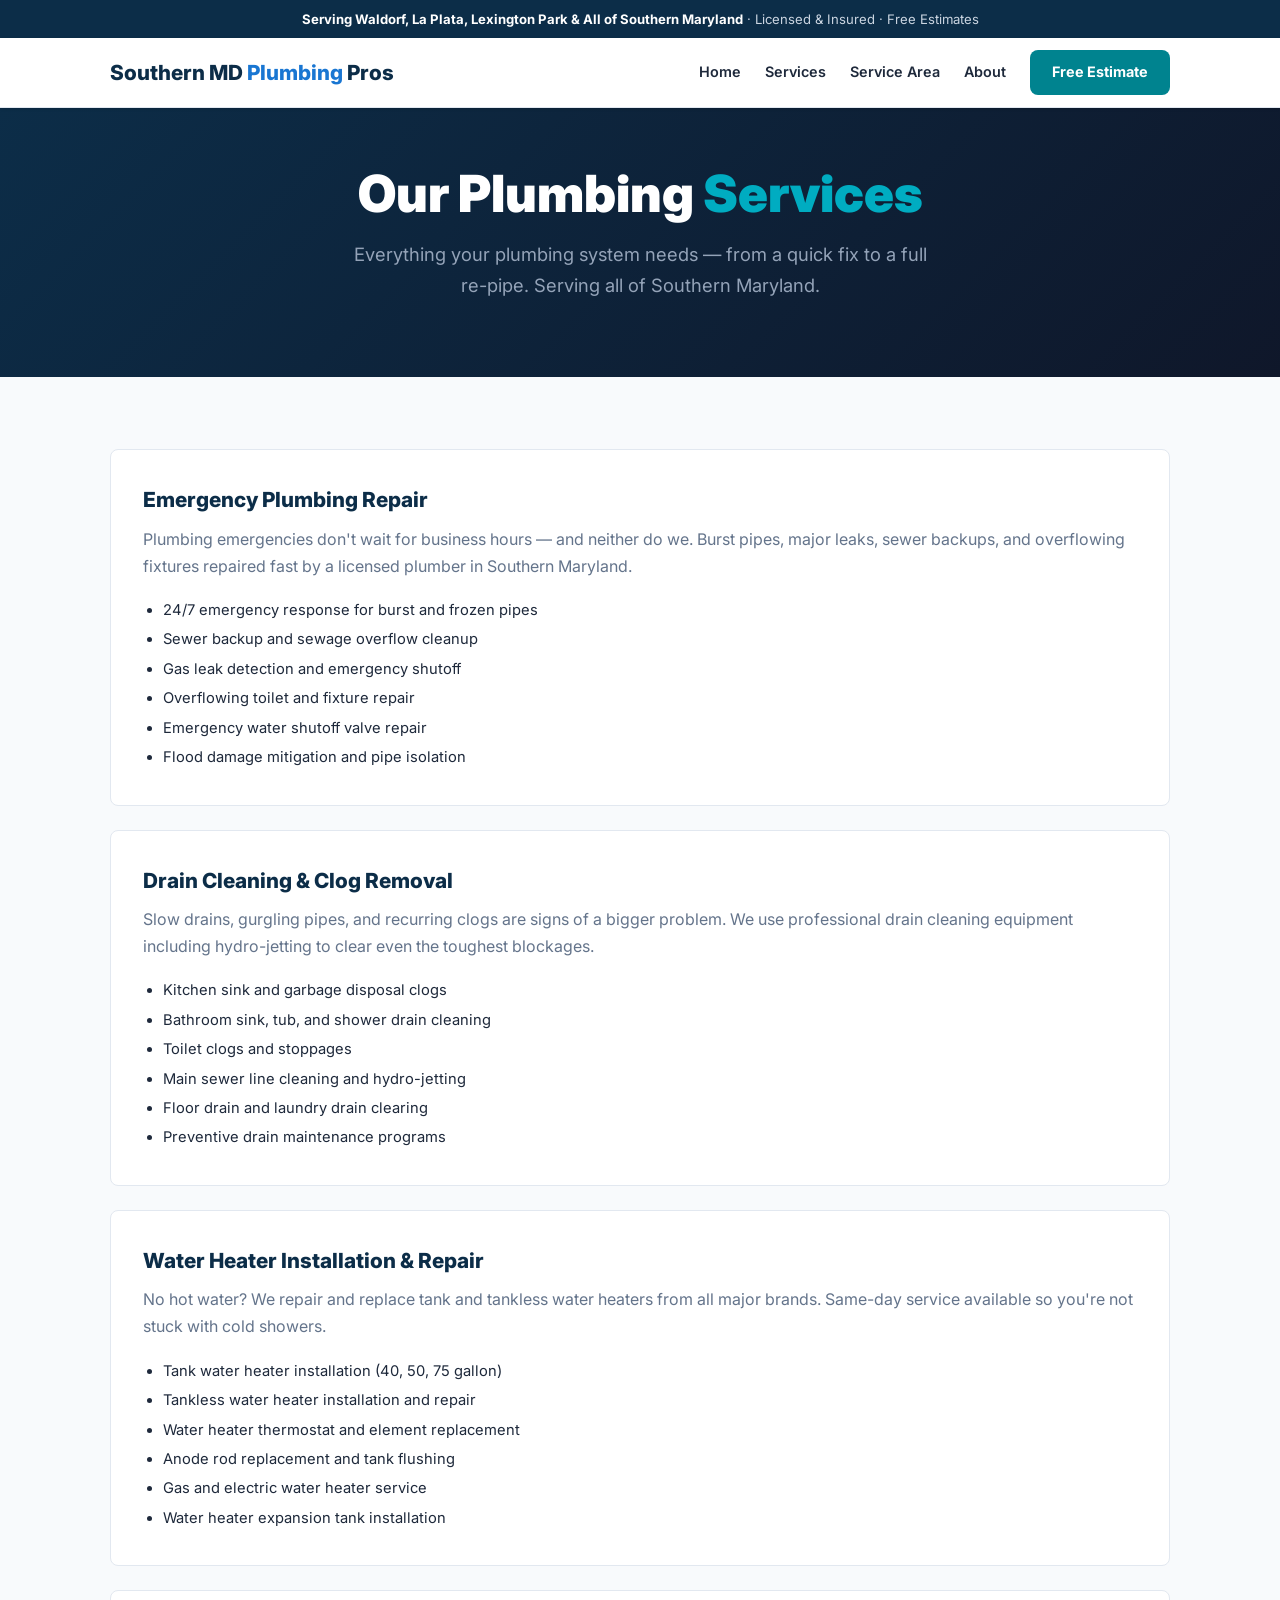
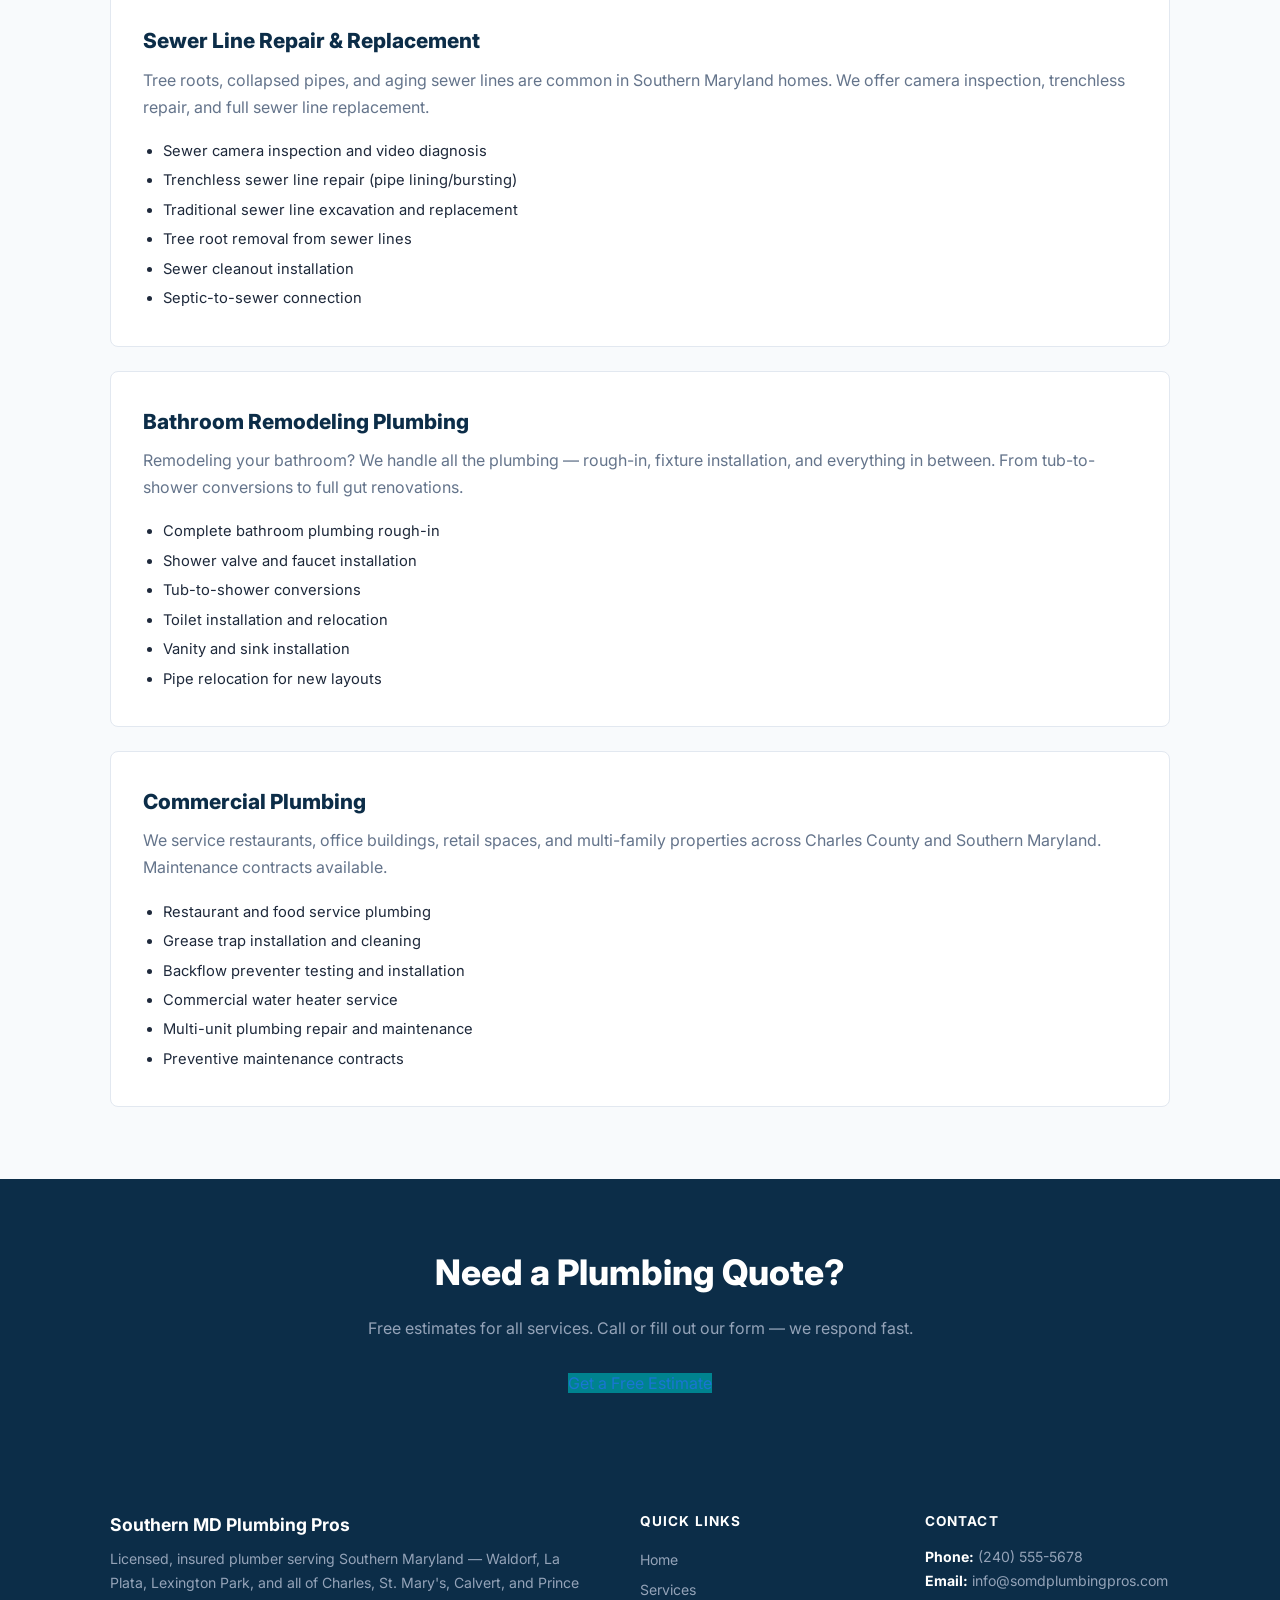
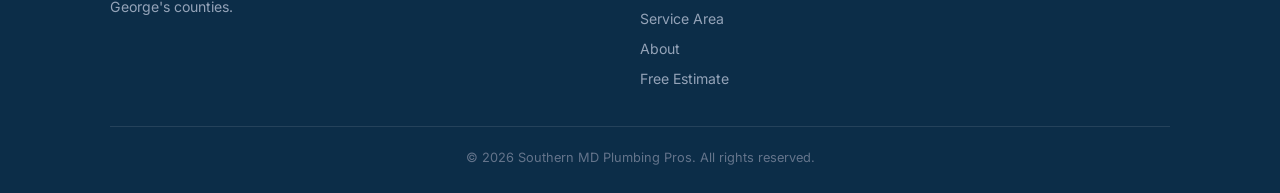
<file: services.html>
<!DOCTYPE html>
<html lang="en">
<head>
  <meta charset="UTF-8">
  <meta name="viewport" content="width=device-width, initial-scale=1.0">
  <title>Plumbing Services Southern Maryland | Emergency Repair, Drain Cleaning, Water Heater</title>
  <meta name="description" content="Full-service plumber in Southern Maryland. Emergency plumbing repair, drain cleaning, water heater installation, sewer line service, bathroom remodeling, and commercial plumbing. Free estimates.">
  <link rel="preconnect" href="https://fonts.googleapis.com">
  <link rel="preconnect" href="https://fonts.gstatic.com" crossorigin>
  <link href="https://fonts.googleapis.com/css2?family=Inter:wght@400;500;600;700;800;900&display=swap" rel="stylesheet">
  <link rel="stylesheet" href="style.css">
</head>
<body>
  <div class="topbar"><strong>Serving Waldorf, La Plata, Lexington Park &amp; All of Southern Maryland</strong> · Licensed &amp; Insured · Free Estimates</div>
  <header class="site-header">
    <div class="header-inner">
      <a href="index.html" class="site-logo">Southern MD <span>Plumbing</span> Pros</a>
      <nav class="site-nav">
        <a href="index.html">Home</a>
        <a href="services.html">Services</a>
        <a href="areas.html">Service Area</a>
        <a href="about.html">About</a>
        <a href="contact.html" class="btn-cta">Free Estimate</a>
      </nav>
      <button class="hamburger" onclick="document.getElementById('mob-menu').classList.toggle('open')" aria-label="Menu"><span></span><span></span><span></span></button>
    </div>
    <nav class="mobile-menu" id="mob-menu">
      <a href="index.html">Home</a><a href="services.html">Services</a><a href="areas.html">Service Area</a><a href="about.html">About</a><a href="contact.html" class="btn-cta">Free Estimate</a>
    </nav>
  </header>

  <section class="hero" style="padding: 56px 0 48px;">
    <div class="container">
      <h1>Our Plumbing <span class="highlight">Services</span></h1>
      <p>Everything your plumbing system needs — from a quick fix to a full re-pipe. Serving all of Southern Maryland.</p>
    </div>
  </section>

  <section class="section">
    <div class="container">

      <div style="background:var(--white); border:1px solid var(--border); border-radius:var(--radius); padding:32px; margin-bottom:24px;">
        <h2 style="font-size:1.3rem; font-weight:800; color:var(--navy); margin-bottom:8px;">Emergency Plumbing Repair</h2>
        <p style="color:var(--text-light); margin-bottom:16px;">Plumbing emergencies don't wait for business hours — and neither do we. Burst pipes, major leaks, sewer backups, and overflowing fixtures repaired fast by a licensed plumber in Southern Maryland.</p>
        <ul style="color:var(--text); font-size:0.92rem; line-height:2; padding-left:20px;">
          <li>24/7 emergency response for burst and frozen pipes</li>
          <li>Sewer backup and sewage overflow cleanup</li>
          <li>Gas leak detection and emergency shutoff</li>
          <li>Overflowing toilet and fixture repair</li>
          <li>Emergency water shutoff valve repair</li>
          <li>Flood damage mitigation and pipe isolation</li>
        </ul>
      </div>

      <div style="background:var(--white); border:1px solid var(--border); border-radius:var(--radius); padding:32px; margin-bottom:24px;">
        <h2 style="font-size:1.3rem; font-weight:800; color:var(--navy); margin-bottom:8px;">Drain Cleaning &amp; Clog Removal</h2>
        <p style="color:var(--text-light); margin-bottom:16px;">Slow drains, gurgling pipes, and recurring clogs are signs of a bigger problem. We use professional drain cleaning equipment including hydro-jetting to clear even the toughest blockages.</p>
        <ul style="color:var(--text); font-size:0.92rem; line-height:2; padding-left:20px;">
          <li>Kitchen sink and garbage disposal clogs</li>
          <li>Bathroom sink, tub, and shower drain cleaning</li>
          <li>Toilet clogs and stoppages</li>
          <li>Main sewer line cleaning and hydro-jetting</li>
          <li>Floor drain and laundry drain clearing</li>
          <li>Preventive drain maintenance programs</li>
        </ul>
      </div>

      <div style="background:var(--white); border:1px solid var(--border); border-radius:var(--radius); padding:32px; margin-bottom:24px;">
        <h2 style="font-size:1.3rem; font-weight:800; color:var(--navy); margin-bottom:8px;">Water Heater Installation &amp; Repair</h2>
        <p style="color:var(--text-light); margin-bottom:16px;">No hot water? We repair and replace tank and tankless water heaters from all major brands. Same-day service available so you're not stuck with cold showers.</p>
        <ul style="color:var(--text); font-size:0.92rem; line-height:2; padding-left:20px;">
          <li>Tank water heater installation (40, 50, 75 gallon)</li>
          <li>Tankless water heater installation and repair</li>
          <li>Water heater thermostat and element replacement</li>
          <li>Anode rod replacement and tank flushing</li>
          <li>Gas and electric water heater service</li>
          <li>Water heater expansion tank installation</li>
        </ul>
      </div>

      <div style="background:var(--white); border:1px solid var(--border); border-radius:var(--radius); padding:32px; margin-bottom:24px;">
        <h2 style="font-size:1.3rem; font-weight:800; color:var(--navy); margin-bottom:8px;">Sewer Line Repair &amp; Replacement</h2>
        <p style="color:var(--text-light); margin-bottom:16px;">Tree roots, collapsed pipes, and aging sewer lines are common in Southern Maryland homes. We offer camera inspection, trenchless repair, and full sewer line replacement.</p>
        <ul style="color:var(--text); font-size:0.92rem; line-height:2; padding-left:20px;">
          <li>Sewer camera inspection and video diagnosis</li>
          <li>Trenchless sewer line repair (pipe lining/bursting)</li>
          <li>Traditional sewer line excavation and replacement</li>
          <li>Tree root removal from sewer lines</li>
          <li>Sewer cleanout installation</li>
          <li>Septic-to-sewer connection</li>
        </ul>
      </div>

      <div style="background:var(--white); border:1px solid var(--border); border-radius:var(--radius); padding:32px; margin-bottom:24px;">
        <h2 style="font-size:1.3rem; font-weight:800; color:var(--navy); margin-bottom:8px;">Bathroom Remodeling Plumbing</h2>
        <p style="color:var(--text-light); margin-bottom:16px;">Remodeling your bathroom? We handle all the plumbing — rough-in, fixture installation, and everything in between. From tub-to-shower conversions to full gut renovations.</p>
        <ul style="color:var(--text); font-size:0.92rem; line-height:2; padding-left:20px;">
          <li>Complete bathroom plumbing rough-in</li>
          <li>Shower valve and faucet installation</li>
          <li>Tub-to-shower conversions</li>
          <li>Toilet installation and relocation</li>
          <li>Vanity and sink installation</li>
          <li>Pipe relocation for new layouts</li>
        </ul>
      </div>

      <div style="background:var(--white); border:1px solid var(--border); border-radius:var(--radius); padding:32px;">
        <h2 style="font-size:1.3rem; font-weight:800; color:var(--navy); margin-bottom:8px;">Commercial Plumbing</h2>
        <p style="color:var(--text-light); margin-bottom:16px;">We service restaurants, office buildings, retail spaces, and multi-family properties across Charles County and Southern Maryland. Maintenance contracts available.</p>
        <ul style="color:var(--text); font-size:0.92rem; line-height:2; padding-left:20px;">
          <li>Restaurant and food service plumbing</li>
          <li>Grease trap installation and cleaning</li>
          <li>Backflow preventer testing and installation</li>
          <li>Commercial water heater service</li>
          <li>Multi-unit plumbing repair and maintenance</li>
          <li>Preventive maintenance contracts</li>
        </ul>
      </div>

    </div>
  </section>

  <section class="cta-strip">
    <h2>Need a Plumbing Quote?</h2>
    <p>Free estimates for all services. Call or fill out our form — we respond fast.</p>
    <a href="contact.html" class="btn-hero">Get a Free Estimate</a>
  </section>

  <footer class="site-footer">
    <div class="container">
      <div class="footer-grid">
        <div class="footer-brand">
          <strong style="color:#fff; font-size:1.1rem;">Southern MD Plumbing Pros</strong>
          <p>Licensed, insured plumber serving Southern Maryland — Waldorf, La Plata, Lexington Park, and all of Charles, St. Mary's, Calvert, and Prince George's counties.</p>
        </div>
        <div class="footer-links">
          <h4>Quick Links</h4>
          <a href="index.html">Home</a><a href="services.html">Services</a><a href="areas.html">Service Area</a><a href="about.html">About</a><a href="contact.html">Free Estimate</a>
        </div>
        <div class="footer-contact">
          <h4>Contact</h4>
          <p><strong style="color:#fff;">Phone:</strong> (240) 555-5678</p>
          <p><strong style="color:#fff;">Email:</strong> info@somdplumbingpros.com</p>
        </div>
      </div>
      <div class="footer-bottom">&copy; 2026 Southern MD Plumbing Pros. All rights reserved.</div>
    </div>
  </footer>
</body>
</html>
</file>
<file: style.css>
/* Waldorf Roofing — Rank & Rent Site */
:root {
  --navy: #0c2d48;
  --blue: #1976D2;
  --blue-dark: #1565C0;
  --orange: #00838F;
  --orange-light: #00ACC1;
  --bg: #f8fafc;
  --white: #ffffff;
  --text: #1e293b;
  --text-light: #64748b;
  --border: #e2e8f0;
  --radius: 8px;
  --shadow: 0 1px 3px rgba(0,0,0,0.1), 0 1px 2px rgba(0,0,0,0.06);
  --shadow-lg: 0 10px 15px -3px rgba(0,0,0,0.1), 0 4px 6px -4px rgba(0,0,0,0.1);
  --font: 'Inter', system-ui, -apple-system, sans-serif;
}
*, *::before, *::after { box-sizing: border-box; margin: 0; padding: 0; }
html { scroll-behavior: smooth; font-size: 16px; }
body { font-family: var(--font); background: var(--bg); color: var(--text); line-height: 1.7; }
a { color: var(--blue); text-decoration: none; }
img { max-width: 100%; display: block; }
.container { max-width: 1100px; margin: 0 auto; padding: 0 20px; }

/* Top Bar */
.topbar { background: var(--navy); color: #cbd5e1; font-size: 0.82rem; padding: 8px 0; text-align: center; }
.topbar strong { color: #fff; }

/* Header */
.site-header { background: var(--white); border-bottom: 1px solid var(--border); padding: 0; position: sticky; top: 0; z-index: 100; box-shadow: var(--shadow); }
.header-inner { display: flex; align-items: center; justify-content: space-between; padding: 12px 20px; max-width: 1100px; margin: 0 auto; }
.site-logo { font-size: 1.3rem; font-weight: 800; color: var(--navy); }
.site-logo span { color: var(--blue); }
.site-nav { display: flex; gap: 24px; align-items: center; }
.site-nav a { color: var(--text); font-size: 0.9rem; font-weight: 600; transition: color 0.2s; }
.site-nav a:hover { color: var(--blue); }
.site-nav .btn-cta { background: var(--orange); color: #fff; padding: 10px 22px; border-radius: var(--radius); font-weight: 700; font-size: 0.9rem; transition: background 0.2s; }
.site-nav .btn-cta:hover { background: var(--orange-light); }
.hamburger { display: none; background: none; border: none; cursor: pointer; padding: 8px; }
.hamburger span { display: block; width: 24px; height: 2px; background: var(--navy); margin: 5px 0; transition: 0.3s; }
.mobile-menu { display: none; background: var(--white); border-top: 1px solid var(--border); padding: 16px 20px; }
.mobile-menu a { display: block; padding: 10px 0; font-weight: 600; color: var(--text); border-bottom: 1px solid var(--border); }
.mobile-menu .btn-cta { display: inline-block; margin-top: 12px; background: var(--orange); color: #fff; padding: 12px 24px; border-radius: var(--radius); text-align: center; width: 100%; font-weight: 700; }
@media (max-width: 768px) {
  .site-nav { display: none; }
  .hamburger { display: block; }
  .mobile-menu.open { display: block; }
}

/* Hero */
.hero { background: linear-gradient(135deg, var(--navy) 0%, #0f172a 100%); color: #fff; padding: 80px 0 72px; text-align: center; position: relative; overflow: hidden; }
.hero h1 { font-size: clamp(2rem, 5vw, 3.2rem); font-weight: 900; line-height: 1.15; margin-bottom: 16px; }
.hero h1 .highlight { color: var(--orange-light); }
.hero p { font-size: 1.15rem; color: #94a3b8; max-width: 600px; margin: 0 auto 28px; }
.hero .btn-hero { display: inline-block; background: var(--orange); color: #fff; padding: 16px 36px; border-radius: var(--radius); font-weight: 800; font-size: 1.1rem; transition: background 0.2s, transform 0.15s; }
.hero .btn-hero:hover { background: var(--orange-light); transform: translateY(-2px); }
.hero-phone { font-size: 1.4rem; font-weight: 800; color: #fff; margin-top: 20px; }
.hero-phone a { color: var(--orange-light); }

/* Trust Bar */
.trust-bar { background: var(--white); border-bottom: 1px solid var(--border); padding: 20px 0; }
.trust-items { display: flex; justify-content: center; gap: 40px; flex-wrap: wrap; }
.trust-item { display: flex; align-items: center; gap: 8px; font-size: 0.9rem; font-weight: 600; color: var(--text); }
.trust-icon { width: 36px; height: 36px; background: rgba(25,118,210,0.1); border-radius: 50%; display: flex; align-items: center; justify-content: center; }

/* Section */
.section { padding: 72px 0; }
.section-title { font-size: clamp(1.5rem, 3vw, 2rem); font-weight: 800; text-align: center; margin-bottom: 12px; color: var(--navy); }
.section-sub { text-align: center; color: var(--text-light); max-width: 560px; margin: 0 auto 48px; }

/* Services Grid */
.services-grid { display: grid; grid-template-columns: repeat(3, 1fr); gap: 20px; }
@media (max-width: 768px) { .services-grid { grid-template-columns: 1fr; } }
.service-card { background: var(--white); border: 1px solid var(--border); border-radius: var(--radius); padding: 28px 24px; transition: box-shadow 0.2s, transform 0.2s; }
.service-card:hover { box-shadow: var(--shadow-lg); transform: translateY(-3px); }
.service-card h3 { font-size: 1.05rem; font-weight: 700; color: var(--navy); margin-bottom: 8px; }
.service-card p { font-size: 0.9rem; color: var(--text-light); line-height: 1.65; }
.service-icon { width: 44px; height: 44px; background: rgba(25,118,210,0.1); border-radius: 10px; display: flex; align-items: center; justify-content: center; margin-bottom: 16px; }

/* Why Choose Us */
.why-grid { display: grid; grid-template-columns: repeat(2, 1fr); gap: 20px; }
@media (max-width: 640px) { .why-grid { grid-template-columns: 1fr; } }
.why-card { display: flex; gap: 16px; background: var(--white); border: 1px solid var(--border); border-radius: var(--radius); padding: 24px; }
.why-num { font-size: 1.5rem; font-weight: 900; color: var(--blue); line-height: 1; min-width: 36px; }
.why-card h3 { font-size: 0.95rem; font-weight: 700; color: var(--navy); margin-bottom: 4px; }
.why-card p { font-size: 0.85rem; color: var(--text-light); }

/* Testimonials */
.testimonials-grid { display: grid; grid-template-columns: repeat(3, 1fr); gap: 20px; }
@media (max-width: 768px) { .testimonials-grid { grid-template-columns: 1fr; } }
.testimonial-card { background: var(--white); border: 1px solid var(--border); border-radius: var(--radius); padding: 24px; }
.testimonial-stars { color: #f59e0b; font-size: 1.1rem; margin-bottom: 12px; }
.testimonial-text { font-size: 0.9rem; color: var(--text); font-style: italic; margin-bottom: 12px; line-height: 1.7; }
.testimonial-name { font-size: 0.82rem; font-weight: 700; color: var(--navy); }
.testimonial-loc { font-size: 0.78rem; color: var(--text-light); }

/* CTA Strip */
.cta-strip { background: var(--navy); text-align: center; padding: 64px 20px; color: #fff; }
.cta-strip h2 { font-size: clamp(1.5rem, 4vw, 2.2rem); font-weight: 800; margin-bottom: 12px; }
.cta-strip p { color: #94a3b8; margin-bottom: 28px; }
.cta-strip .btn-hero { background: var(--orange); }

/* Areas */
.areas-grid { display: grid; grid-template-columns: repeat(3, 1fr); gap: 16px; }
@media (max-width: 640px) { .areas-grid { grid-template-columns: repeat(2, 1fr); } }
.area-tag { background: var(--white); border: 1px solid var(--border); border-radius: var(--radius); padding: 14px 18px; font-weight: 600; font-size: 0.9rem; text-align: center; }

/* Contact Form */
.contact-grid { display: grid; grid-template-columns: 1fr 1.3fr; gap: 48px; align-items: start; }
@media (max-width: 768px) { .contact-grid { grid-template-columns: 1fr; } }
.contact-info h2 { font-size: 1.4rem; font-weight: 800; color: var(--navy); margin-bottom: 8px; }
.contact-info p { color: var(--text-light); margin-bottom: 24px; }
.info-row { display: flex; align-items: flex-start; gap: 12px; margin-bottom: 16px; }
.info-row strong { display: block; font-size: 0.8rem; text-transform: uppercase; letter-spacing: 0.04em; color: var(--text-light); }
.info-row p { font-weight: 700; color: var(--navy); }
.contact-form { background: var(--white); border: 1px solid var(--border); border-radius: var(--radius); padding: 32px; box-shadow: var(--shadow-lg); }
.contact-form h2 { font-size: 1.2rem; font-weight: 800; color: var(--navy); margin-bottom: 20px; }
.form-row { display: grid; grid-template-columns: 1fr 1fr; gap: 14px; }
@media (max-width: 480px) { .form-row { grid-template-columns: 1fr; } }
.form-group { margin-bottom: 14px; }
.form-group label { display: block; font-size: 0.8rem; font-weight: 700; color: var(--navy); margin-bottom: 4px; text-transform: uppercase; letter-spacing: 0.03em; }
.form-group input, .form-group select, .form-group textarea { width: 100%; padding: 10px 14px; border: 1.5px solid var(--border); border-radius: var(--radius); font-family: var(--font); font-size: 0.92rem; background: var(--bg); transition: border-color 0.2s; outline: none; }
.form-group input:focus, .form-group select:focus, .form-group textarea:focus { border-color: var(--blue); background: #fff; }
.form-group textarea { resize: vertical; min-height: 100px; }
.form-submit { width: 100%; padding: 14px; background: var(--orange); color: #fff; border: none; border-radius: var(--radius); font-family: var(--font); font-size: 1rem; font-weight: 700; cursor: pointer; transition: background 0.2s; }
.form-submit:hover { background: var(--orange-light); }

/* Footer */
.site-footer { background: var(--navy); color: #94a3b8; padding: 48px 0 24px; font-size: 0.88rem; }
.footer-grid { display: grid; grid-template-columns: 2fr 1fr 1fr; gap: 40px; margin-bottom: 32px; }
@media (max-width: 640px) { .footer-grid { grid-template-columns: 1fr; } }
.footer-brand p { margin-top: 8px; line-height: 1.7; }
.footer-links h4, .footer-contact h4 { color: #fff; font-size: 0.85rem; text-transform: uppercase; letter-spacing: 0.08em; margin-bottom: 12px; }
.footer-links a { display: block; color: #94a3b8; padding: 3px 0; transition: color 0.2s; }
.footer-links a:hover { color: #fff; }
.footer-bottom { border-top: 1px solid rgba(255,255,255,0.1); padding-top: 20px; text-align: center; font-size: 0.8rem; color: #64748b; }
</file>
